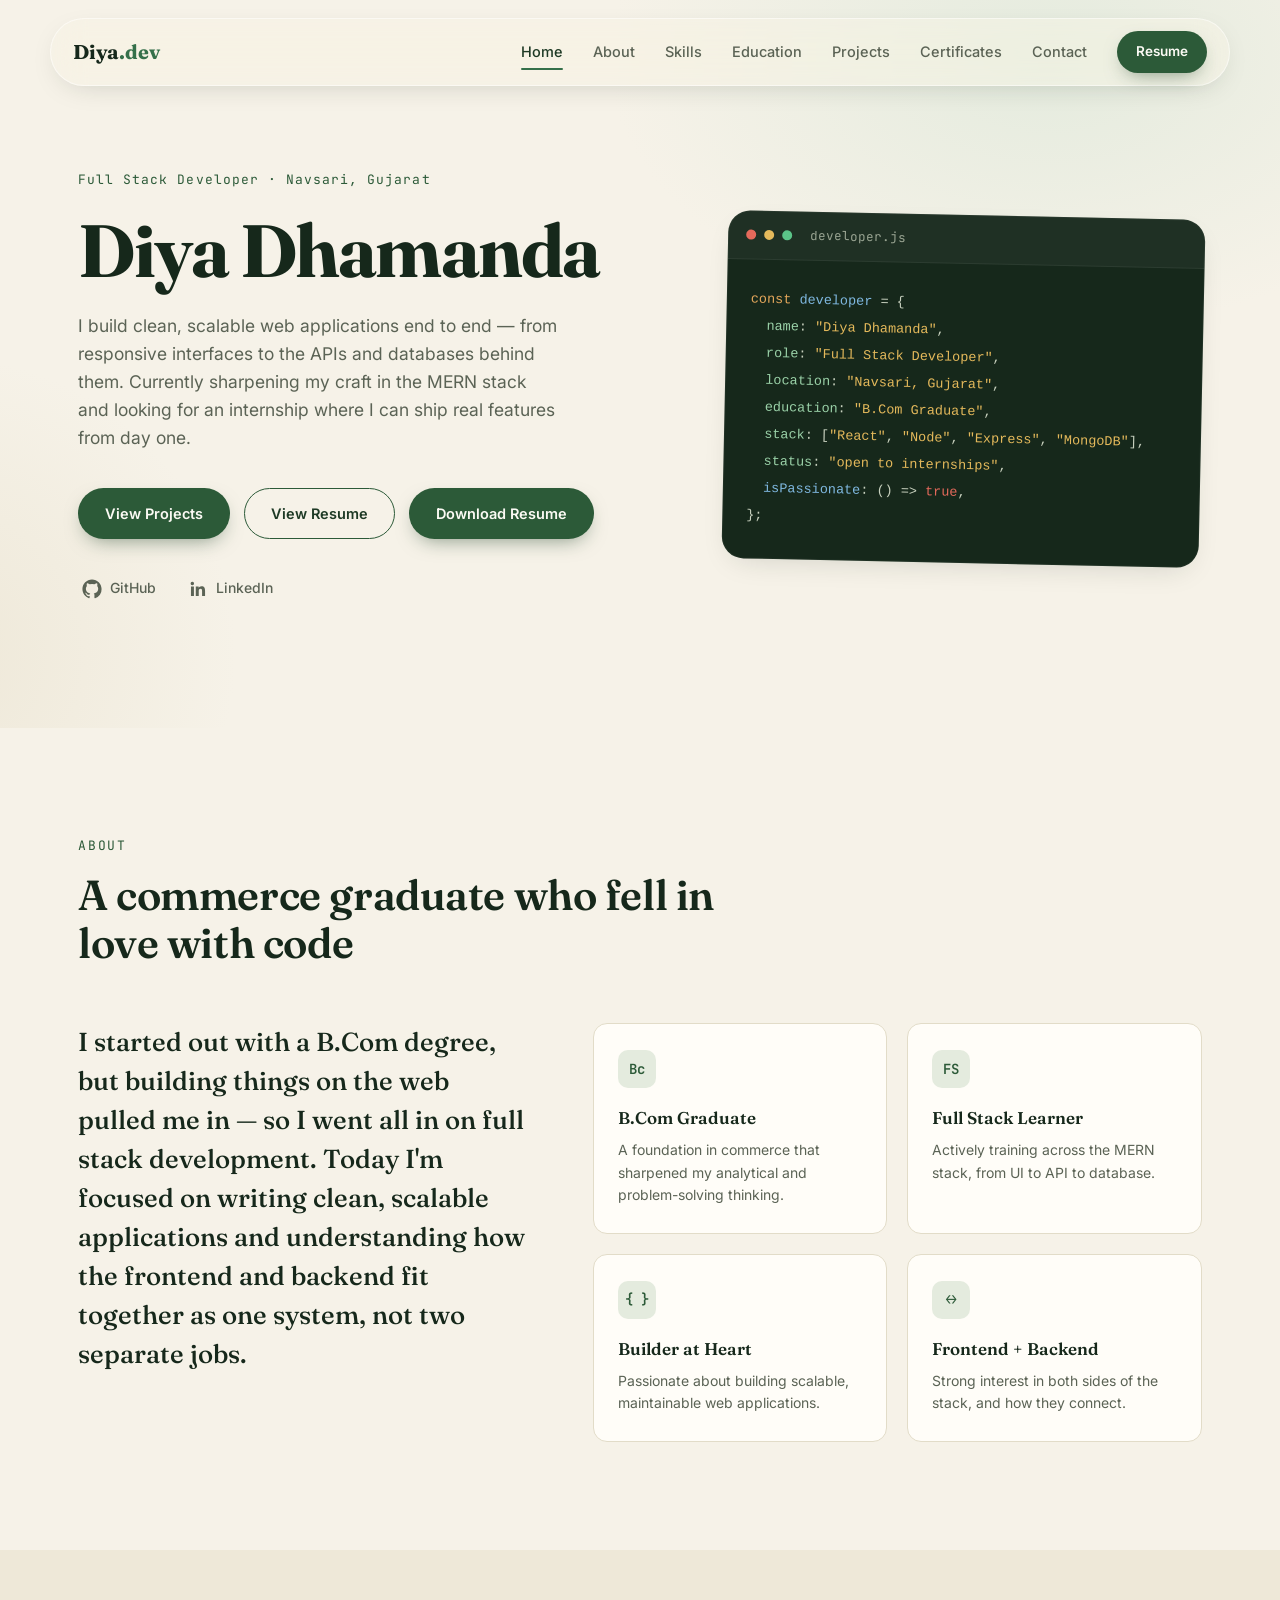
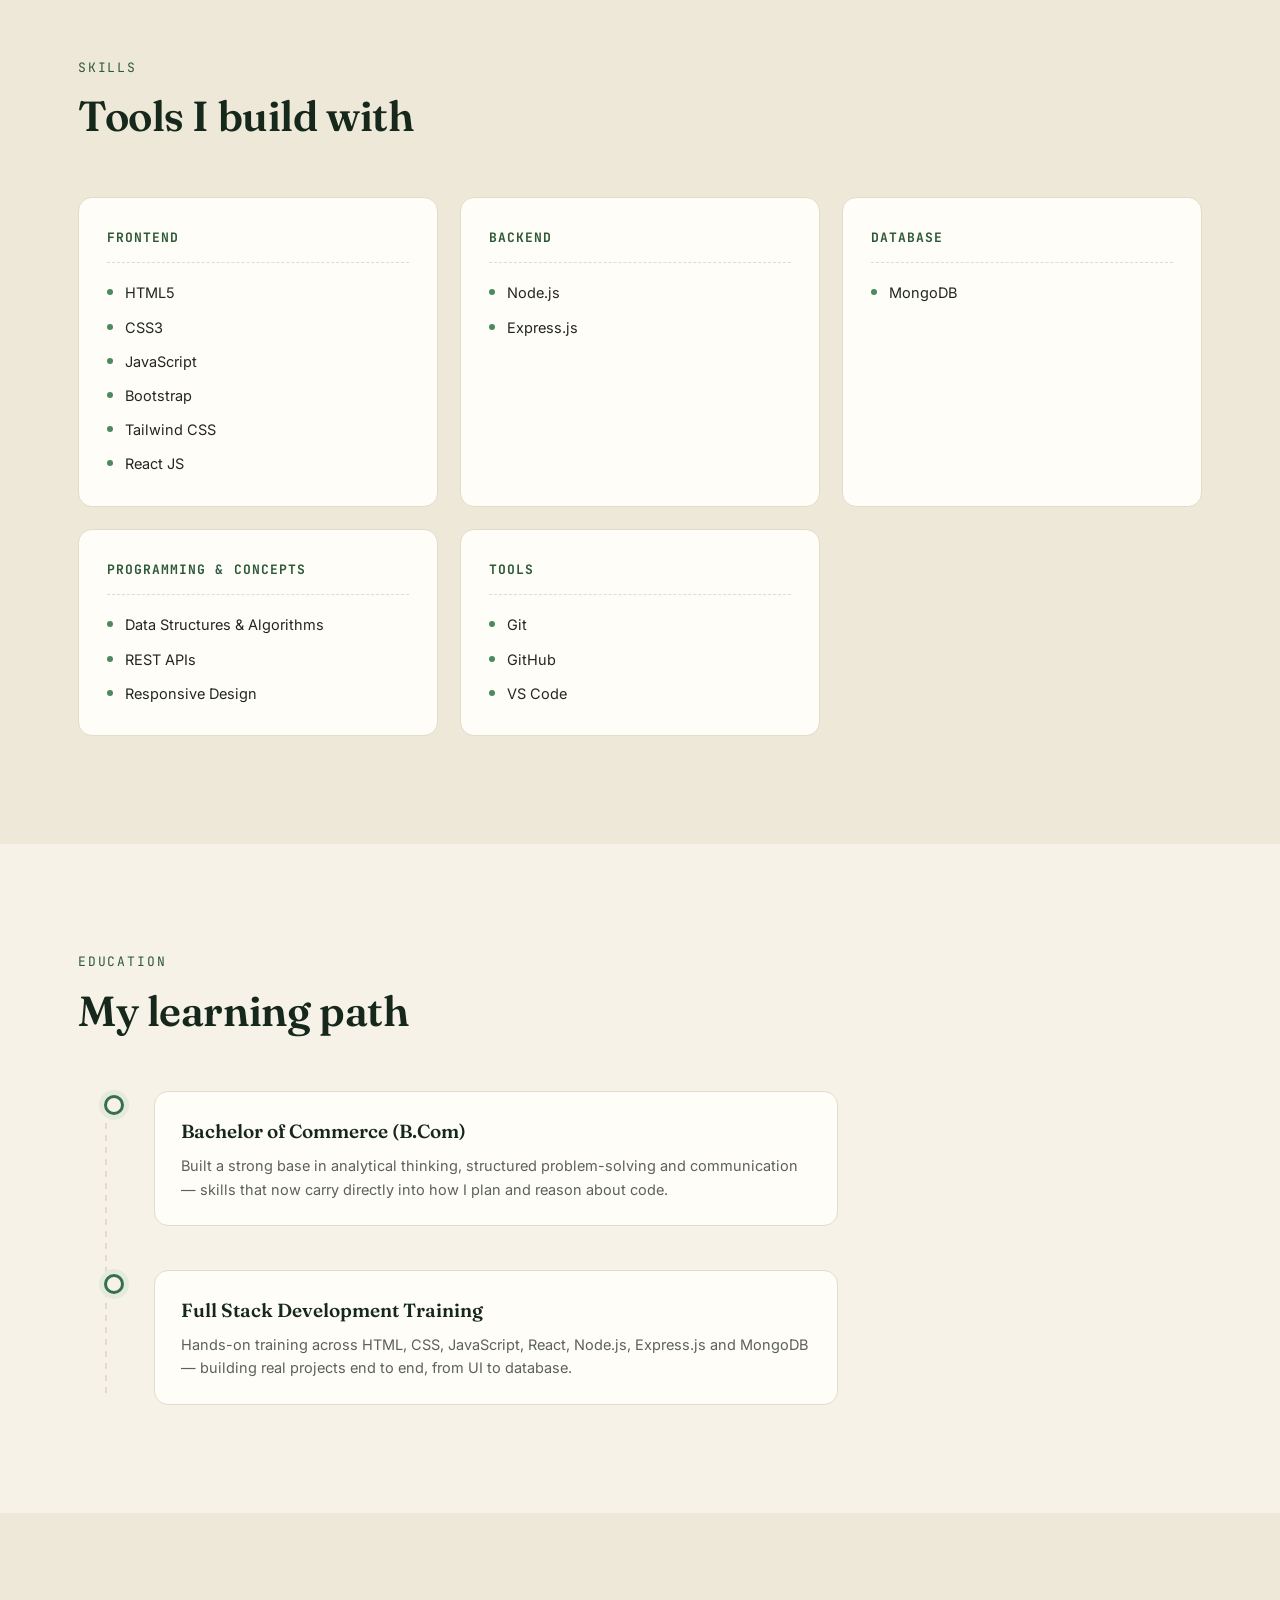
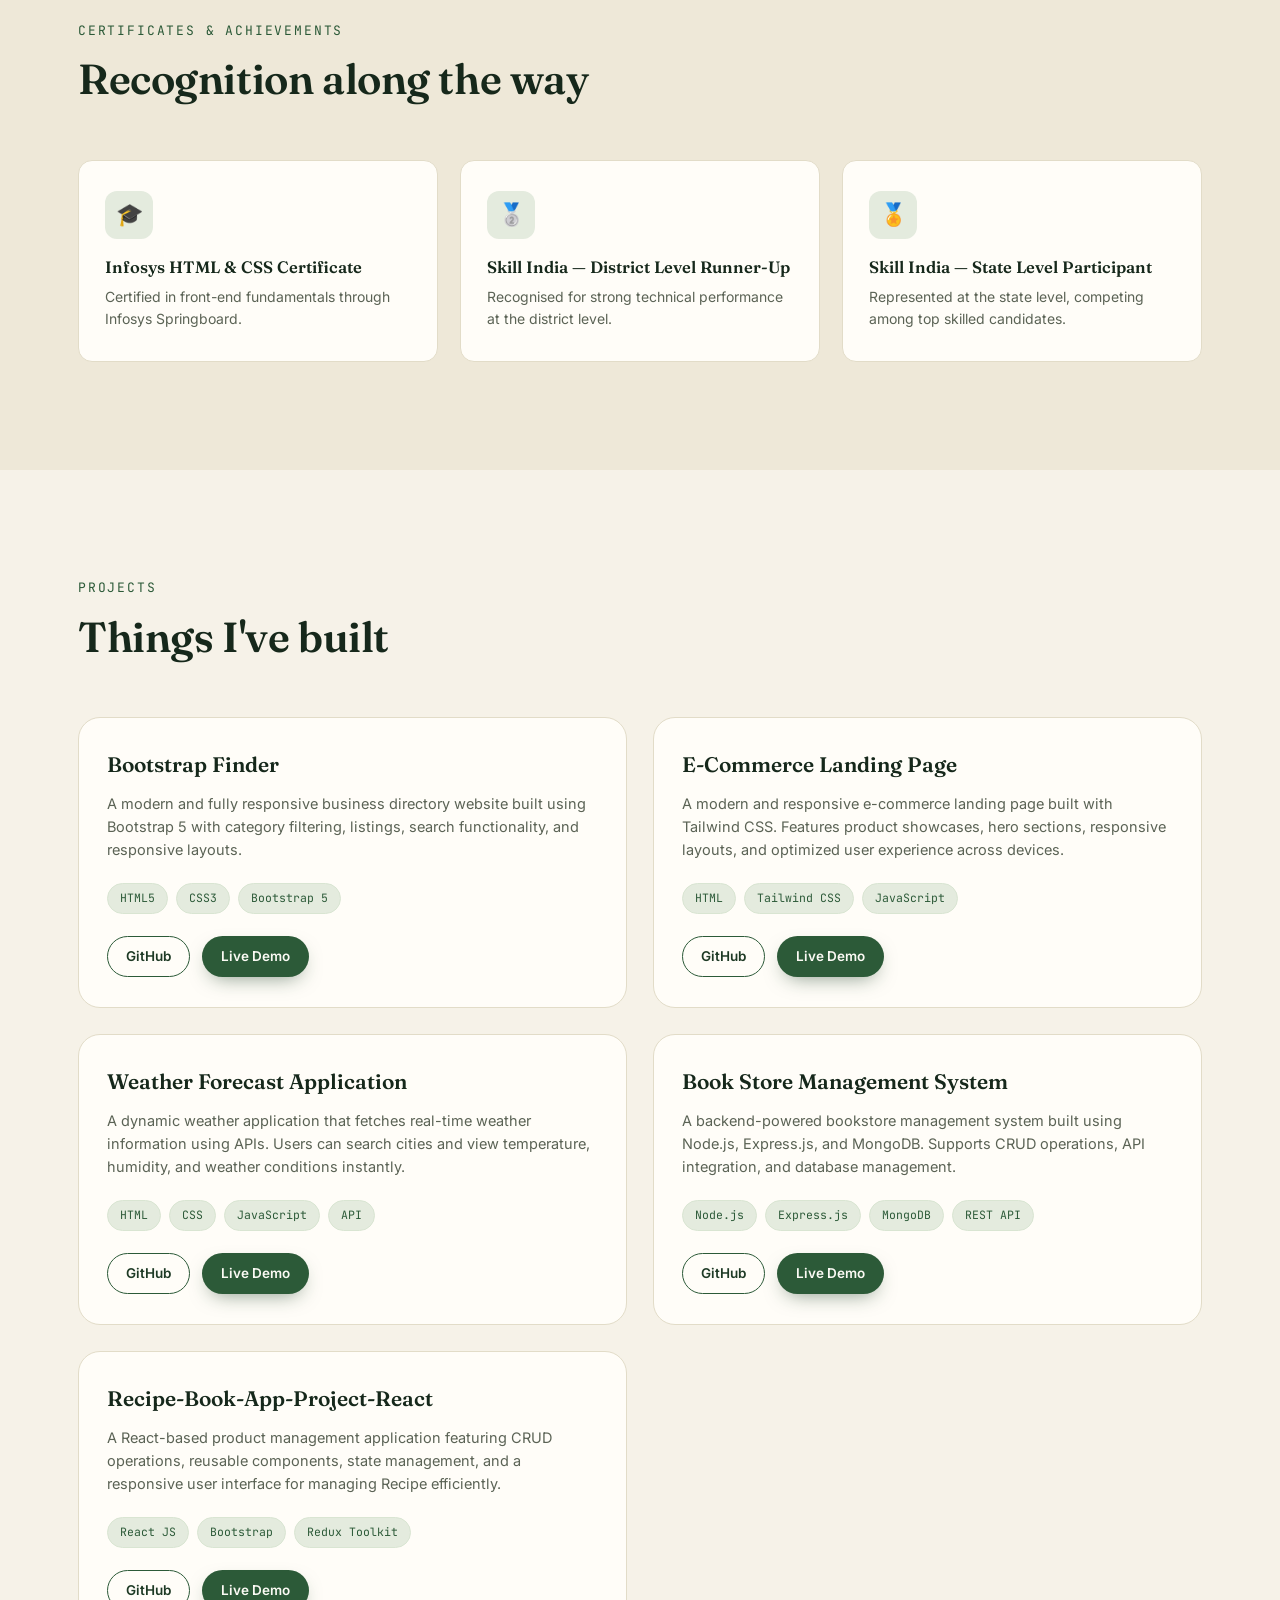
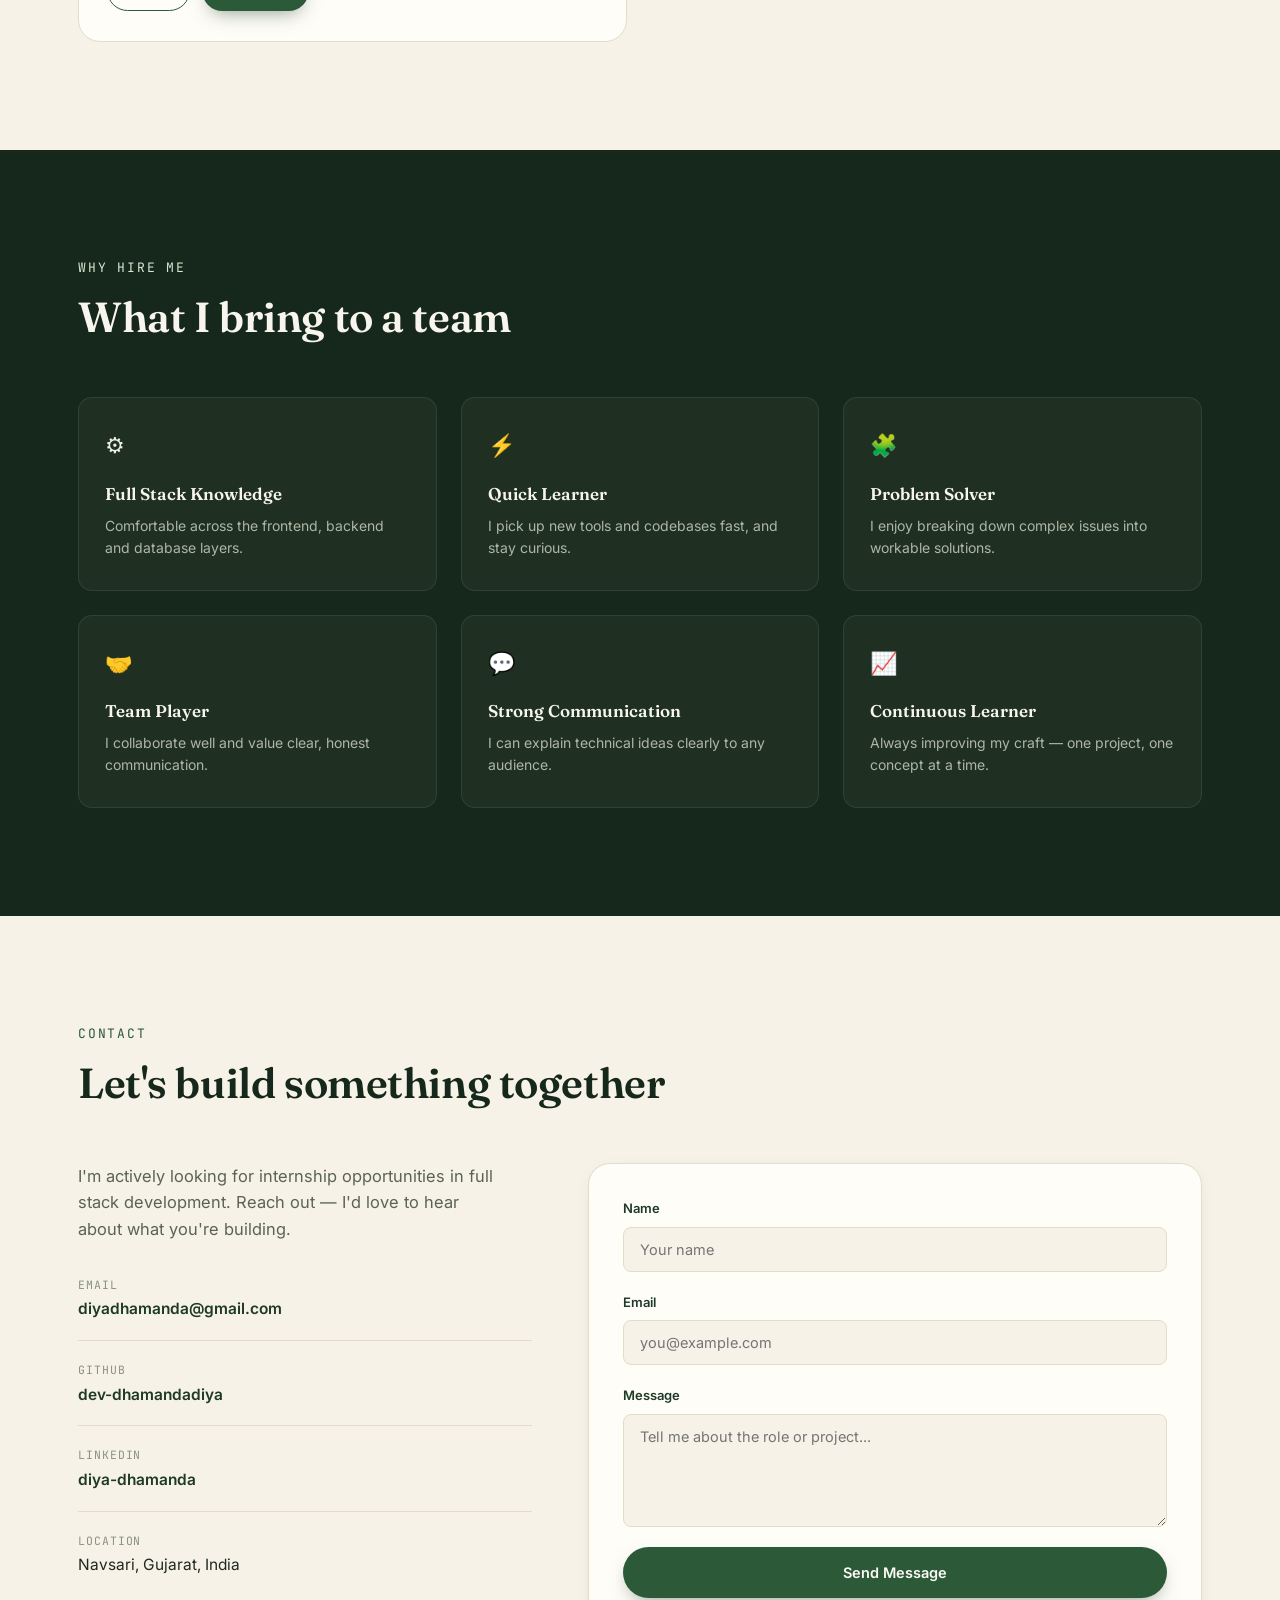
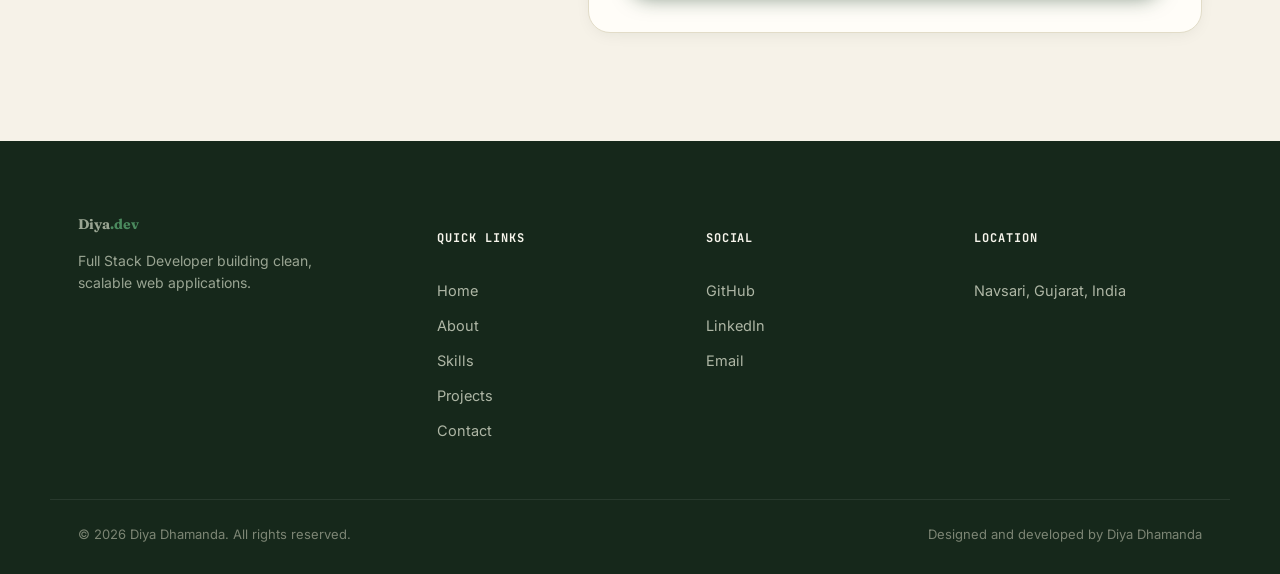
<file: OIBSIP-LEVEL-1/My-Portoflio/index.html>
<!DOCTYPE html>
<html lang="en">

<head>
  <meta charset="UTF-8">
  <meta name="viewport" content="width=device-width, initial-scale=1.0">
  <title>Diya Dhamanda — Full Stack Developer</title>
  <meta name="description"
    content="Portfolio of Diya Dhamanda, Full Stack Developer based in Navsari, Gujarat. React, Node.js, Express, MongoDB.">
  <link rel="preconnect" href="https://fonts.googleapis.com">
  <link rel="preconnect" href="https://fonts.gstatic.com" crossorigin>
  <link
    href="https://fonts.googleapis.com/css2?family=Fraunces:opsz,wght@9..144,400;9..144,500;9..144,600;9..144,700;9..144,900&family=Inter:wght@400;500;600;700&family=JetBrains+Mono:wght@400;500;600&display=swap"
    rel="stylesheet">
  <link rel="stylesheet" href="./css/style.css">
</head>

<body>

  <!-- ================= NAVBAR ================= -->
  <header class="navbar" id="navbar">
    <div class="navbar__inner">
      <a href="#home" class="navbar__brand">Diya<span>.dev</span></a>

      <button class="navbar__toggle" id="navToggle" aria-label="Toggle menu" aria-expanded="false">
        <span></span><span></span><span></span>
      </button>

      <nav class="navbar__nav" id="navMenu">
        <a href="#home" class="nav-link">Home</a>
        <a href="#about" class="nav-link">About</a>
        <a href="#skills" class="nav-link">Skills</a>
        <a href="#education" class="nav-link">Education</a>
        <a href="#projects" class="nav-link">Projects</a>
        <a href="#certificates" class="nav-link">Certificates</a>
        <a href="#contact" class="nav-link">Contact</a>
        <a href="resume.pdf" class="btn btn--sm btn--primary" download>Resume</a>
      </nav>
    </div>
  </header>

  <main>

    <!-- ================= HERO ================= -->
    <section class="hero" id="home">
      <div class="hero__bg" aria-hidden="true"></div>
      <div class="section-inner hero__inner">

        <div class="hero__content" data-reveal>
          <p class="eyebrow">Full&nbsp;Stack&nbsp;Developer&nbsp;·&nbsp;Navsari, Gujarat</p>
          <h1 class="hero__title">Diya Dhamanda</h1>
          <p class="hero__lede">
            I build clean, scalable web applications end to end — from responsive
            interfaces to the APIs and databases behind them. Currently sharpening
            my craft in the MERN stack and looking for an internship where I can
            ship real features from day one.
          </p>

          <div class="hero__actions">
            <a href="#projects" class="btn btn--primary">
              View Projects
            </a>

            <a href="./resume.pdf" target="_blank" class="btn btn--outline">
              View Resume
            </a>

            <a href="./resume.pdf" download class="btn btn--primary">
              Download Resume
            </a>
          </div>

          <div class="hero__social">
            <a href="https://github.com/dev-dhamandadiya" target="_blank" rel="noopener" class="icon-link">
              <svg viewBox="0 0 24 24" width="20" height="20" fill="currentColor">
                <path
                  d="M12 .5C5.65.5.5 5.66.5 12.03c0 5.1 3.29 9.43 7.86 10.96.58.1.79-.25.79-.56 0-.28-.01-1.02-.02-2-3.2.7-3.88-1.55-3.88-1.55-.52-1.33-1.28-1.69-1.28-1.69-1.05-.72.08-.71.08-.71 1.16.08 1.77 1.2 1.77 1.2 1.03 1.77 2.7 1.26 3.36.96.1-.75.4-1.26.73-1.55-2.55-.29-5.24-1.28-5.24-5.71 0-1.26.45-2.29 1.19-3.1-.12-.29-.52-1.46.11-3.05 0 0 .97-.31 3.18 1.18a10.9 10.9 0 0 1 5.79 0c2.2-1.49 3.17-1.18 3.17-1.18.64 1.59.24 2.76.12 3.05.74.81 1.18 1.84 1.18 3.1 0 4.44-2.69 5.42-5.25 5.7.41.36.78 1.08.78 2.17 0 1.56-.01 2.82-.01 3.2 0 .31.21.67.8.56A10.98 10.98 0 0 0 23.5 12.03C23.5 5.66 18.35.5 12 .5Z" />
              </svg>
              <span>GitHub</span>
            </a>
            <a href="https://www.linkedin.com/in/diya-dhamanda-382470367" target="_blank" rel="noopener"
              class="icon-link">
              <svg viewBox="0 0 24 24" width="20" height="20" fill="currentColor">
                <path
                  d="M20.45 20.45h-3.56v-5.57c0-1.33-.03-3.04-1.85-3.04-1.86 0-2.14 1.45-2.14 2.94v5.67H9.34V9h3.42v1.56h.05c.48-.9 1.64-1.85 3.38-1.85 3.61 0 4.28 2.38 4.28 5.47v6.27ZM5.34 7.43a2.07 2.07 0 1 1 0-4.13 2.07 2.07 0 0 1 0 4.13ZM7.12 20.45H3.56V9h3.56v11.45Z" />
              </svg>
              <span>LinkedIn</span>
            </a>
          </div>
        </div>

        <div class="hero__panel" data-reveal>
          <div class="code-card">
            <div class="code-card__bar">
              <span class="dot dot--r"></span><span class="dot dot--y"></span><span class="dot dot--g"></span>
              <span class="code-card__filename">developer.js</span>
            </div>
            <pre class="code-card__body"><code><span class="tok-kw">const</span> <span class="tok-var">developer</span> = {
  <span class="tok-key">name</span>: <span class="tok-str">"Diya Dhamanda"</span>,
  <span class="tok-key">role</span>: <span class="tok-str">"Full Stack Developer"</span>,
  <span class="tok-key">location</span>: <span class="tok-str">"Navsari, Gujarat"</span>,
  <span class="tok-key">education</span>: <span class="tok-str">"B.Com Graduate"</span>,
  <span class="tok-key">stack</span>: [<span class="tok-str">"React"</span>, <span class="tok-str">"Node"</span>, <span class="tok-str">"Express"</span>, <span class="tok-str">"MongoDB"</span>],
  <span class="tok-key">status</span>: <span class="tok-str">"open to internships"</span>,
  <span class="tok-fn">isPassionate</span>: () => <span class="tok-bool">true</span>,
};</code></pre>
          </div>
        </div>

      </div>
    </section>

    <!-- ================= ABOUT ================= -->
    <section class="section" id="about">
      <div class="section-inner">
        <p class="section-eyebrow" data-reveal>About</p>
        <h2 class="section-title" data-reveal>A commerce graduate who fell in love with code</h2>

        <div class="about__grid">
          <p class="about__lead" data-reveal>
            I started out with a B.Com degree, but building things on the web pulled
            me in — so I went all in on full stack development. Today I'm focused on
            writing clean, scalable applications and understanding how the frontend
            and backend fit together as one system, not two separate jobs.
          </p>

          <div class="about__points" data-reveal>
            <div class="point-card">
              <span class="point-card__mark">Bc</span>
              <h3>B.Com Graduate</h3>
              <p>A foundation in commerce that sharpened my analytical and problem-solving thinking.</p>
            </div>
            <div class="point-card">
              <span class="point-card__mark">FS</span>
              <h3>Full Stack Learner</h3>
              <p>Actively training across the MERN stack, from UI to API to database.</p>
            </div>
            <div class="point-card">
              <span class="point-card__mark">{ }</span>
              <h3>Builder at Heart</h3>
              <p>Passionate about building scalable, maintainable web applications.</p>
            </div>
            <div class="point-card">
              <span class="point-card__mark">↔</span>
              <h3>Frontend + Backend</h3>
              <p>Strong interest in both sides of the stack, and how they connect.</p>
            </div>
          </div>
        </div>
      </div>
    </section>

    <!-- ================= SKILLS ================= -->
    <section class="section section--tint" id="skills">
      <div class="section-inner">
        <p class="section-eyebrow" data-reveal>Skills</p>
        <h2 class="section-title" data-reveal>Tools I build with</h2>

        <div class="skills__grid">

          <div class="skill-card" data-reveal>
            <h3 class="skill-card__title">Frontend</h3>
            <ul class="skill-card__list">
              <li>HTML5</li>
              <li>CSS3</li>
              <li>JavaScript</li>
              <li>Bootstrap</li>
              <li>Tailwind CSS</li>
              <li>React JS</li>
            </ul>
          </div>

          <div class="skill-card" data-reveal>
            <h3 class="skill-card__title">Backend</h3>
            <ul class="skill-card__list">
              <li>Node.js</li>
              <li>Express.js</li>
            </ul>
          </div>

          <div class="skill-card" data-reveal>
            <h3 class="skill-card__title">Database</h3>
            <ul class="skill-card__list">
              <li>MongoDB</li>
            </ul>
          </div>

          <div class="skill-card" data-reveal>
            <h3 class="skill-card__title">Programming &amp; Concepts</h3>
            <ul class="skill-card__list">
              <li>Data Structures &amp; Algorithms</li>
              <li>REST APIs</li>
              <li>Responsive Design</li>
            </ul>
          </div>

          <div class="skill-card" data-reveal>
            <h3 class="skill-card__title">Tools</h3>
            <ul class="skill-card__list">
              <li>Git</li>
              <li>GitHub</li>
              <li>VS Code</li>
            </ul>
          </div>

        </div>
      </div>
    </section>

    <!-- ================= EDUCATION ================= -->
    <section class="section" id="education">
      <div class="section-inner">
        <p class="section-eyebrow" data-reveal>Education</p>
        <h2 class="section-title" data-reveal>My learning path</h2>

        <div class="timeline">
          <div class="timeline__item" data-reveal>
            <div class="timeline__dot"></div>
            <div class="timeline__content">
              <h3>Bachelor of Commerce (B.Com)</h3>
              <p>Built a strong base in analytical thinking, structured problem-solving
                and communication — skills that now carry directly into how I plan
                and reason about code.</p>
            </div>
          </div>

          <div class="timeline__item" data-reveal>
            <div class="timeline__dot"></div>
            <div class="timeline__content">
              <h3>Full Stack Development Training</h3>
              <p>Hands-on training across HTML, CSS, JavaScript, React, Node.js,
                Express.js and MongoDB — building real projects end to end,
                from UI to database.</p>
            </div>
          </div>
        </div>
      </div>
    </section>

    <!-- ================= CERTIFICATES ================= -->
    <section class="section section--tint" id="certificates">
      <div class="section-inner">
        <p class="section-eyebrow" data-reveal>Certificates &amp; Achievements</p>
        <h2 class="section-title" data-reveal>Recognition along the way</h2>

        <div class="cert__grid">
          <div class="cert-card" data-reveal>
            <div class="cert-card__icon">🎓</div>
            <h3>Infosys HTML &amp; CSS Certificate</h3>
            <p>Certified in front-end fundamentals through Infosys Springboard.</p>
          </div>
          <div class="cert-card" data-reveal>
            <div class="cert-card__icon">🥈</div>
            <h3>Skill India — District Level Runner-Up</h3>
            <p>Recognised for strong technical performance at the district level.</p>
          </div>
          <div class="cert-card" data-reveal>
            <div class="cert-card__icon">🏅</div>
            <h3>Skill India — State Level Participant</h3>
            <p>Represented at the state level, competing among top skilled candidates.</p>
          </div>
        </div>
      </div>
    </section>

    <!-- ================= PROJECTS ================= -->
    <section class="section" id="projects">
      <div class="section-inner">
        <p class="section-eyebrow" data-reveal>Projects</p>
        <h2 class="section-title" data-reveal>Things I've built</h2>

        <div class="projects__grid">

          <article class="project-card" data-reveal>
            <div class="project-card__top">
              <h3>Bootstrap Finder</h3>

              <p>
                A modern and fully responsive business directory website built using
                Bootstrap 5 with category filtering, listings, search functionality,
                and responsive layouts.
              </p>
            </div>

            <div class="tag-row">
              <span class="tag">HTML5</span>
              <span class="tag">CSS3</span>
              <span class="tag">Bootstrap 5</span>
            </div>

            <div class="project-card__actions">
              <a href="https://github.com/dev-dhamandadiya/Bootstrap-Finder" target="_blank"
                class="btn btn--sm btn--outline">
                GitHub
              </a>

              <a href="https://bootstrap-finder.vercel.app/" target="_blank" class="btn btn--sm btn--primary">
                Live Demo
              </a>
            </div>

          </article>
          <article class="project-card" data-reveal>
            <div class="project-card__top">
              <h3>E-Commerce Landing Page</h3>
              <p>
                A modern and responsive e-commerce landing page built with
                Tailwind CSS. Features product showcases, hero sections,
                responsive layouts, and optimized user experience across devices.
              </p>
            </div>

            <div class="tag-row">
              <span class="tag">HTML</span>
              <span class="tag">Tailwind CSS</span>
              <span class="tag">JavaScript</span>
            </div>

            <div class="project-card__actions">
              <a href="https://github.com/dev-dhamandadiya/PR-Tailwind-project.git" target="_blank"
                class="btn btn--sm btn--outline">
                GitHub
              </a>

              <a href="https://pr-tailwind-project.vercel.app/" target="_blank" class="btn btn--sm btn--primary">
                Live Demo
              </a>
            </div>

          </article>

          <article class="project-card" data-reveal>
            <div class="project-card__top">
              <h3>Weather Forecast Application</h3>
              <p>
                A dynamic weather application that fetches real-time weather
                information using APIs. Users can search cities and view
                temperature, humidity, and weather conditions instantly.
              </p>
            </div>

            <div class="tag-row">
              <span class="tag">HTML</span>
              <span class="tag">CSS</span>
              <span class="tag">JavaScript</span>
              <span class="tag">API</span>
            </div>

            <div class="project-card__actions">
              <a href="https://github.com/dev-dhamandadiya/PR-Weather-Api.js.git" target="_blank"
                class="btn btn--sm btn--outline">
                GitHub
              </a>

              <a href="https://pr-weather-api-js-theta.vercel.app/" target="_blank" class="btn btn--sm btn--primary">
                Live Demo
              </a>
            </div>
          </article>

          <article class="project-card" data-reveal>
            <div class="project-card__top">
              <h3>Book Store Management System</h3>
              <p>
                A backend-powered bookstore management system built using
                Node.js, Express.js, and MongoDB. Supports CRUD operations,
                API integration, and database management.
              </p>
            </div>

            <div class="tag-row">
              <span class="tag">Node.js</span>
              <span class="tag">Express.js</span>
              <span class="tag">MongoDB</span>
              <span class="tag">REST API</span>
            </div>

            <div class="project-card__actions">
              <a href="https://github.com/dev-dhamandadiya/Make-Admin-Panel-On-Reqiured-node.js.git" target="_blank"
                class="btn btn--sm btn--outline">
                GitHub
              </a>

              <a href="https://make-admin-panel-on-reqiured-node-js.onrender.com/" target="_blank" class="btn btn--sm btn--primary">
                Live Demo
              </a>
            </div>
          </article>

          <article class="project-card" data-reveal>
            <div class="project-card__top">
              <h3>Recipe-Book-App-Project-React</h3>
              <p>
                A React-based product management application featuring CRUD
                operations, reusable components, state management, and a
                responsive user interface for managing Recipe efficiently.
              </p>
            </div>

            <div class="tag-row">
              <span class="tag">React JS</span>
              <span class="tag">Bootstrap</span>
              <span class="tag">Redux Toolkit</span>
            </div>

            <div class="project-card__actions">
              <a href="https://github.com/dev-dhamandadiya/-Recipe-Book-App-Project-React.js.git" target="_blank" class="btn btn--sm btn--outline">GitHub</a>
              <a href="https://recipe-book-app-project-react-js.vercel.app/" target="_blank" class="btn btn--sm btn--primary">Live Demo</a>
            </div>
          </article>
        </div>
      </div>
    </section>

    <!-- ================= WHY HIRE ME ================= -->
    <section class="section section--dark" id="why">
      <div class="section-inner">
        <p class="section-eyebrow section-eyebrow--light" data-reveal>Why Hire Me</p>
        <h2 class="section-title section-title--light" data-reveal>What I bring to a team</h2>

        <div class="why__grid">
          <div class="why-card" data-reveal>
            <span class="why-card__icon">⚙</span>
            <h3>Full Stack Knowledge</h3>
            <p>Comfortable across the frontend, backend and database layers.</p>
          </div>
          <div class="why-card" data-reveal>
            <span class="why-card__icon">⚡</span>
            <h3>Quick Learner</h3>
            <p>I pick up new tools and codebases fast, and stay curious.</p>
          </div>
          <div class="why-card" data-reveal>
            <span class="why-card__icon">🧩</span>
            <h3>Problem Solver</h3>
            <p>I enjoy breaking down complex issues into workable solutions.</p>
          </div>
          <div class="why-card" data-reveal>
            <span class="why-card__icon">🤝</span>
            <h3>Team Player</h3>
            <p>I collaborate well and value clear, honest communication.</p>
          </div>
          <div class="why-card" data-reveal>
            <span class="why-card__icon">💬</span>
            <h3>Strong Communication</h3>
            <p>I can explain technical ideas clearly to any audience.</p>
          </div>
          <div class="why-card" data-reveal>
            <span class="why-card__icon">📈</span>
            <h3>Continuous Learner</h3>
            <p>Always improving my craft — one project, one concept at a time.</p>
          </div>
        </div>
      </div>
    </section>

    <!-- ================= CONTACT ================= -->
    <section class="section" id="contact">
      <div class="section-inner">
        <p class="section-eyebrow" data-reveal>Contact</p>
        <h2 class="section-title" data-reveal>Let's build something together</h2>

        <div class="contact__grid">

          <div class="contact__info" data-reveal>
            <p class="contact__blurb">
              I'm actively looking for internship opportunities in full stack
              development. Reach out — I'd love to hear about what you're building.
            </p>

            <ul class="contact__list">
              <li>
                <span class="contact__label">Email</span>
                <a href="mailto:diyadhamanda@gmail.com">diyadhamanda@gmail.com</a>
              </li>
              <li>
                <span class="contact__label">GitHub</span>
                <a href="https://github.com/dev-dhamandadiya" target="_blank" rel="noopener">dev-dhamandadiya</a>
              </li>
              <li>
                <span class="contact__label">LinkedIn</span>
                <a href="https://www.linkedin.com/in/diya-dhamanda-382470367" target="_blank"
                  rel="noopener">diya-dhamanda</a>
              </li>
              <li>
                <span class="contact__label">Location</span>
                <span>Navsari, Gujarat, India</span>
              </li>
            </ul>
          </div>

          <form class="contact-form" data-reveal>
            <div class="contact-form__row">
              <label for="name">Name</label>
              <input type="text" id="name" name="name" placeholder="Your name" required>
            </div>
            <div class="contact-form__row">
              <label for="email">Email</label>
              <input type="email" id="email" name="email" placeholder="you@example.com" required>
            </div>
            <div class="contact-form__row">
              <label for="message">Message</label>
              <textarea id="message" name="message" rows="5" placeholder="Tell me about the role or project..."
                required></textarea>
            </div>
            <button type="submit" class="btn btn--primary btn--full">Send Message</button>
          </form>

        </div>
      </div>
    </section>

  </main>

  <!-- ================= FOOTER ================= -->
  <footer class="footer">
    <div class="section-inner footer__inner">

      <div class="footer__brand">
        <p class="footer__logo">Diya<span>.dev</span></p>
        <p>Full Stack Developer building clean, scalable web applications.</p>
      </div>

      <div class="footer__col">
        <h4>Quick Links</h4>
        <a href="#home">Home</a>
        <a href="#about">About</a>
        <a href="#skills">Skills</a>
        <a href="#projects">Projects</a>
        <a href="#contact">Contact</a>
      </div>

      <div class="footer__col">
        <h4>Social</h4>
        <a href="https://github.com/dev-dhamandadiya" target="_blank" rel="noopener">GitHub</a>
        <a href="https://www.linkedin.com/in/diya-dhamanda-382470367" target="_blank" rel="noopener">LinkedIn</a>
        <a href="mailto:diyadhamanda@gmail.com">Email</a>
      </div>

      <div class="footer__col">
        <h4>Location</h4>
        <p>Navsari, Gujarat, India</p>
      </div>

    </div>

    <div class="footer__bottom">
      <p>© <span id="year"></span> Diya Dhamanda. All rights reserved.</p>
      <p>Designed and developed by Diya Dhamanda</p>
    </div>
  </footer>

  <a href="#home" class="back-to-top" id="backToTop" aria-label="Back to top">↑</a>

  <script>
    // Mobile nav toggle
    const navToggle = document.getElementById('navToggle');
    const navMenu = document.getElementById('navMenu');
    navToggle.addEventListener('click', () => {
      const isOpen = navMenu.classList.toggle('is-open');
      navToggle.classList.toggle('is-open');
      navToggle.setAttribute('aria-expanded', isOpen);
    });
    document.querySelectorAll('.nav-link, .navbar__nav .btn').forEach(link => {
      link.addEventListener('click', () => {
        navMenu.classList.remove('is-open');
        navToggle.classList.remove('is-open');
      });
    });

    // Navbar scrolled state
    const navbar = document.getElementById('navbar');
    window.addEventListener('scroll', () => {
      navbar.classList.toggle('is-scrolled', window.scrollY > 20);
      document.getElementById('backToTop').classList.toggle('is-visible', window.scrollY > 500);
    });

    // Scroll reveal
    const revealEls = document.querySelectorAll('[data-reveal]');
    const io = new IntersectionObserver((entries) => {
      entries.forEach(entry => {
        if (entry.isIntersecting) {
          entry.target.classList.add('is-visible');
          io.unobserve(entry.target);
        }
      });
    }, { threshold: 0.15 });
    revealEls.forEach(el => io.observe(el));

    // Active nav link on scroll
    const sections = document.querySelectorAll('main section[id]');
    const navLinks = document.querySelectorAll('.nav-link');
    const navObserver = new IntersectionObserver((entries) => {
      entries.forEach(entry => {
        if (entry.isIntersecting) {
          navLinks.forEach(l => l.classList.remove('is-active'));
          const active = document.querySelector(`.nav-link[href="#${entry.target.id}"]`);
          if (active) active.classList.add('is-active');
        }
      });
    }, { rootMargin: '-45% 0px -45% 0px' });
    sections.forEach(s => navObserver.observe(s));

    // Footer year
    document.getElementById('year').textContent = new Date().getFullYear();

    // Contact form (no backend — just a friendly confirmation)
    document.querySelector('.contact-form').addEventListener('submit', function (e) {
      e.preventDefault();
      const btn = this.querySelector('button');
      const original = btn.textContent;
      btn.textContent = 'Message Sent ✓';
      btn.disabled = true;
      setTimeout(() => { btn.textContent = original; btn.disabled = false; this.reset(); }, 2500);
    });
  </script>

</body>

</html>
</file>
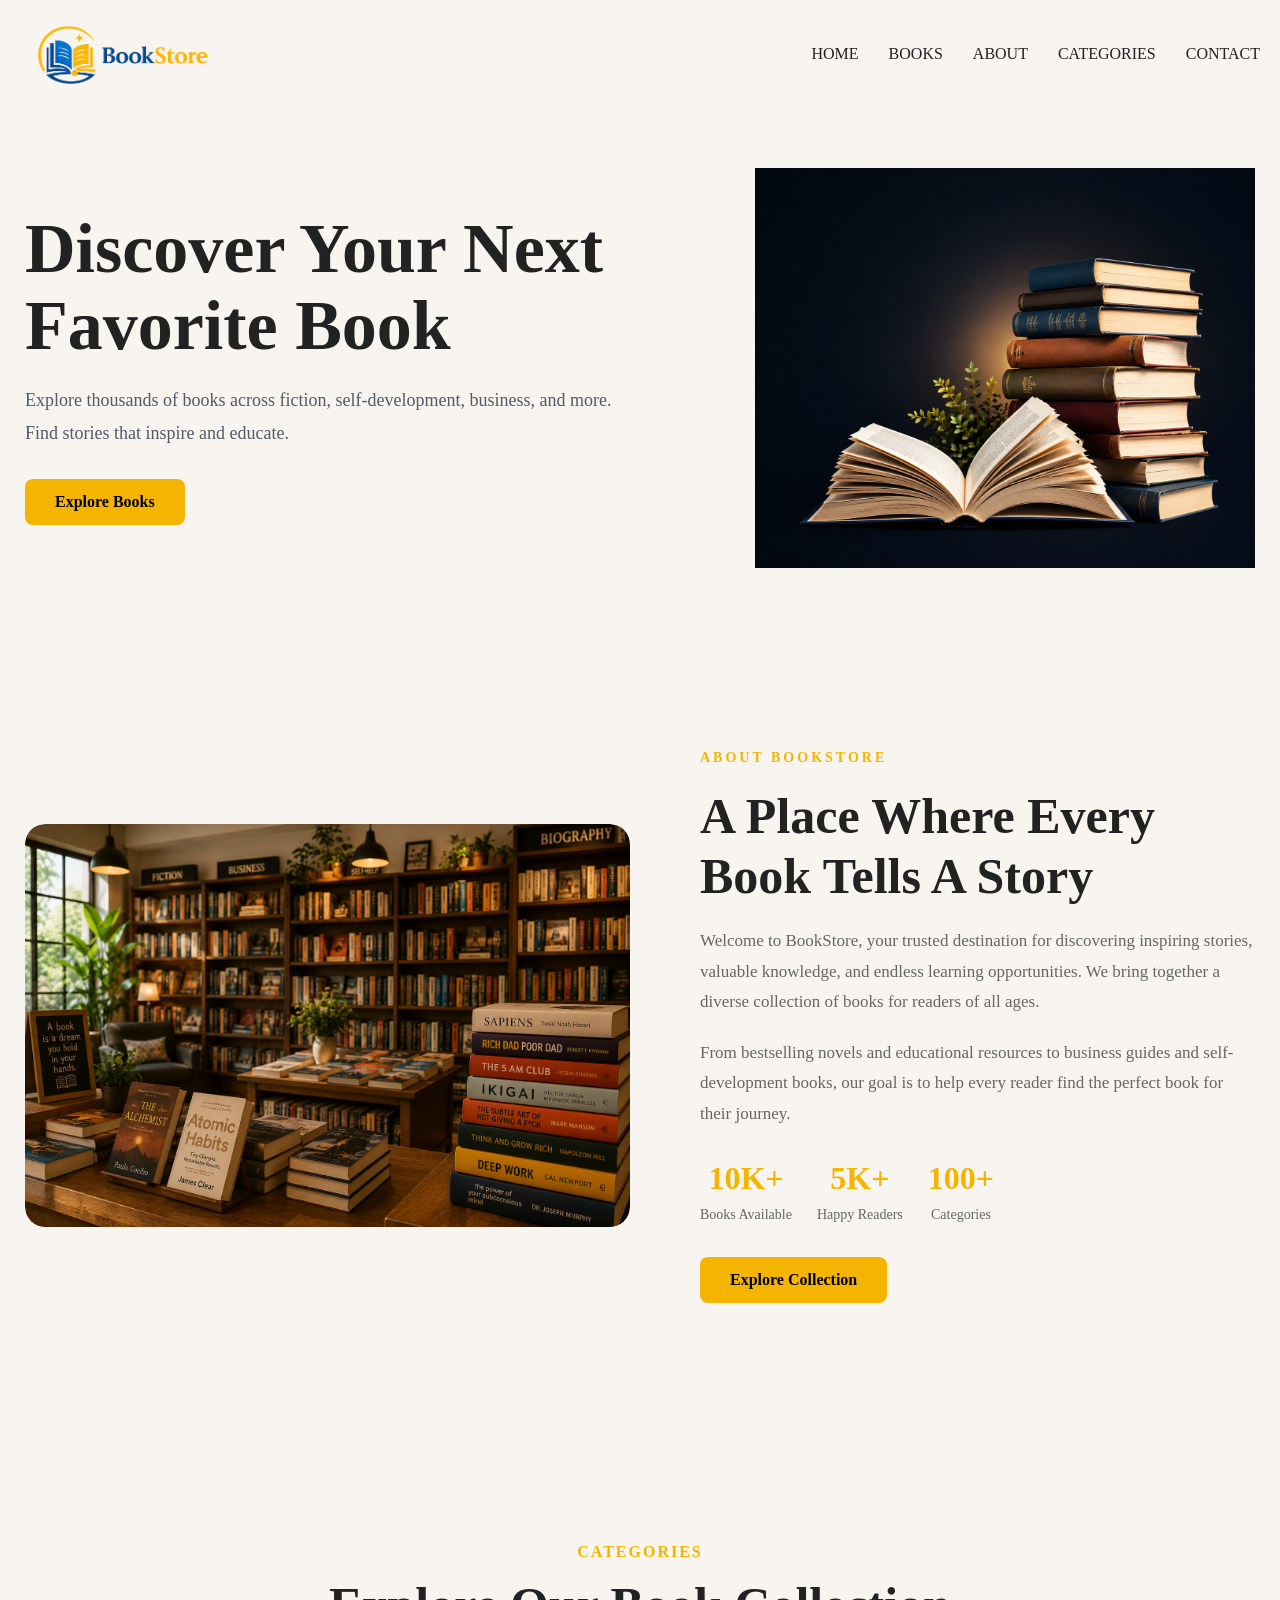
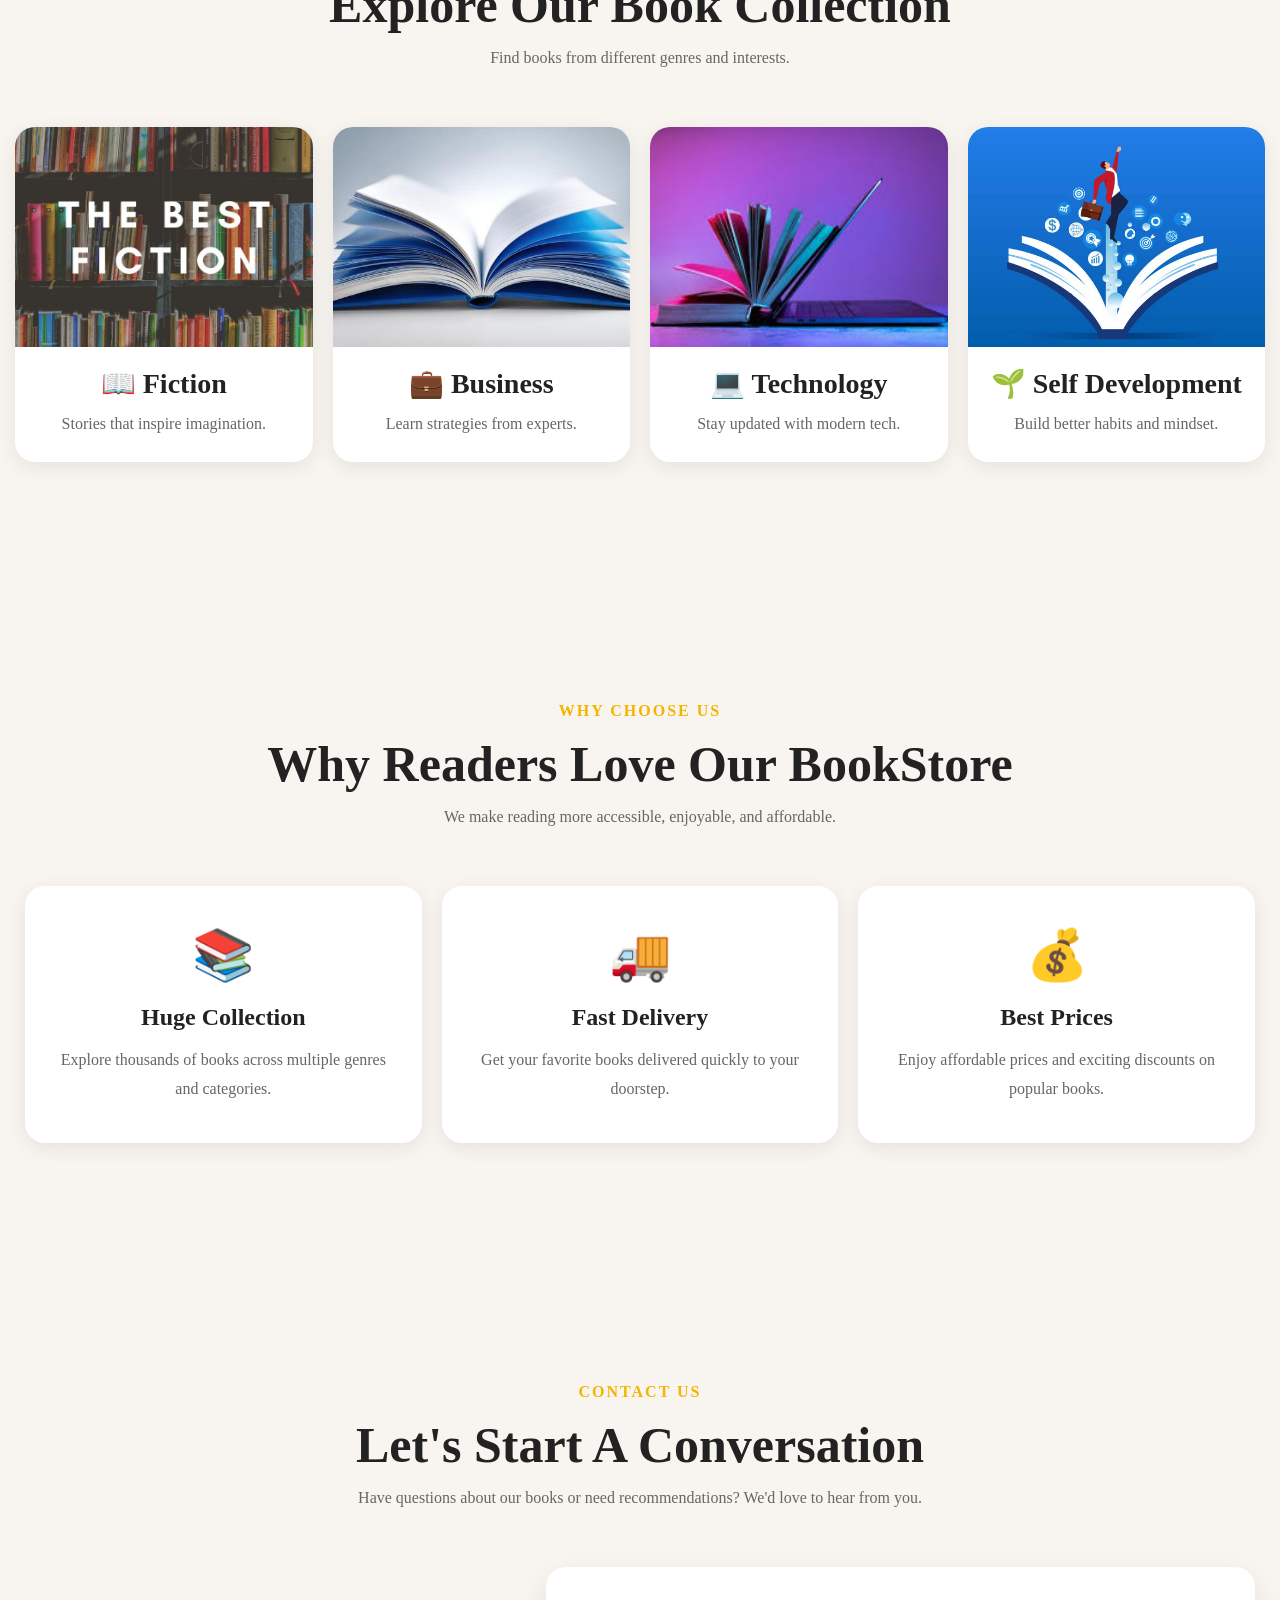
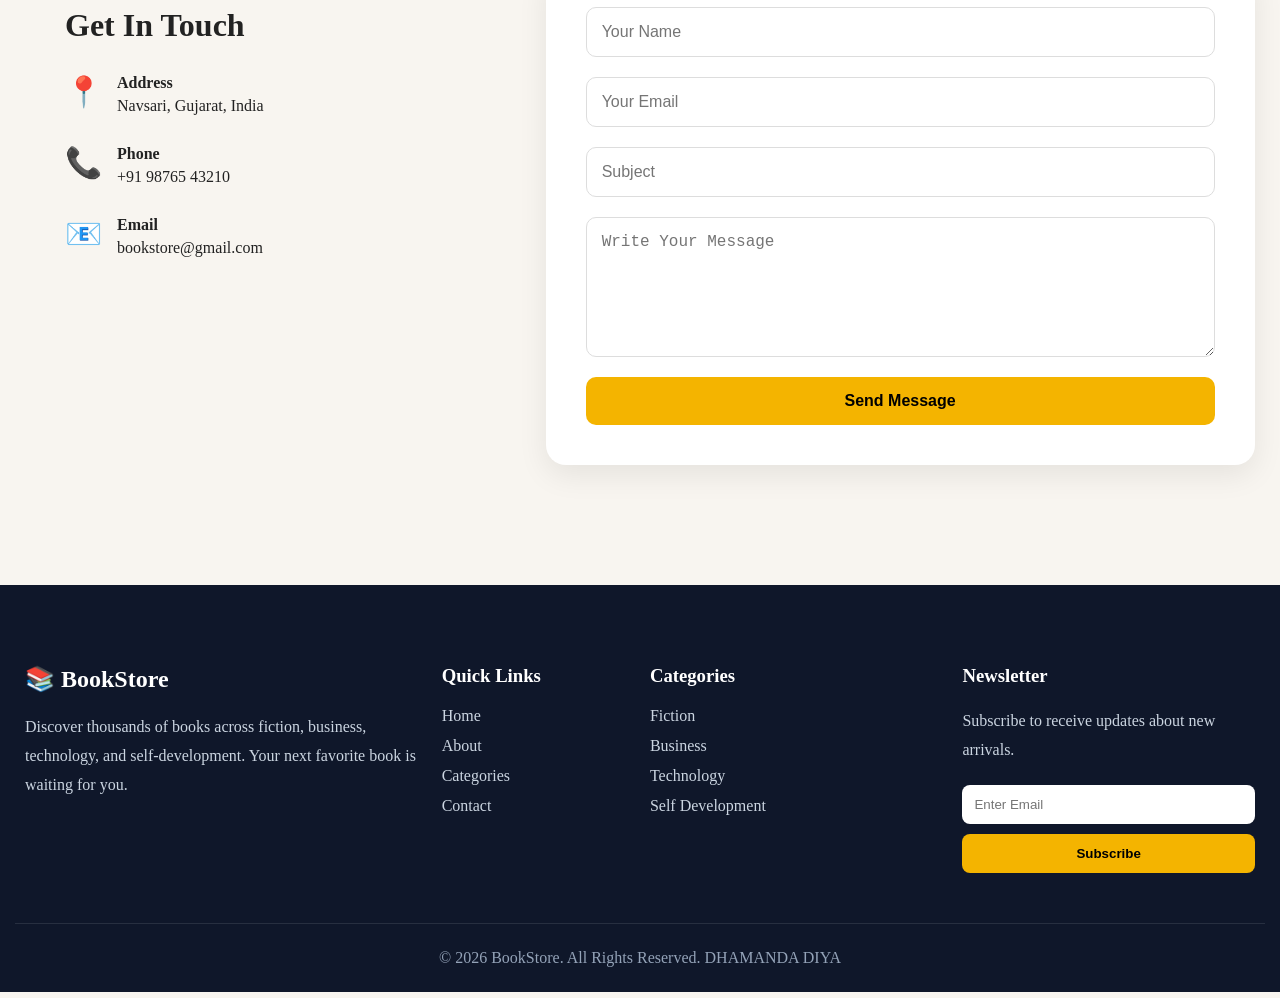
<file: OIBSIP-LEVEL-1/OIBSIP-Diya-BookStore-Landing-Page/index.html>
<!DOCTYPE html>
<html lang="en">

<head>
    <meta charset="UTF-8">
    <meta name="viewport" content="width=device-width, initial-scale=1.0">
    <title>BookStore</title>
    <link rel="stylesheet" href="./css/style.css">
</head>

<body>
    <!--HEADER SECTION START-->
    <header>
        <div class="container">
            <div class="navbar d-flex justify-content-between align-item-center position-relative">
                <a class="logo" href="javascript:void(0)">
                    <img src="./images/logo.png" alt="BookStore Logo">
                </a>
                <nav class="d-flex justify-content-between align-item-center">
                    <ul class="d-flex">
                        <li class=""><a href="javascript:void(0)">HOME</a></li>
                        <li class=""><a href="javascript:void(0)">BOOKS</a></li>
                        <li class=""><a href="javascript:void(0)">ABOUT</a></li>
                        <li class=""><a href="javascript:void(0)">CATEGORIES</a></li>
                        <li class=""><a href="javascript:void(0)">CONTACT</a></li>
                    </ul>
                </nav>
            </div>
        </div>
    </header>
    <!--HEADER SECTION END-->

    <main>
        <!-- HERO SECTION START -->
        <section class="hero">
            <div class="container">
                <div class="row align-item-center">
                    <div class="col-6">
                        <div class="hero-content">
                            <h1>Discover Your Next Favorite Book</h1>
                            <p>
                                Explore thousands of books across fiction, self-development,
                                business, and more. Find stories that inspire and educate.
                            </p>
                            <a href="" class="btn">Explore Books</a>
                        </div>
                    </div>

                    <div class="col-6">
                        <div class="hero-image">
                            <img src="./images/hero.png" alt="Books">
                        </div>
                    </div>
                </div>
            </div>
        </section>
        <!-- HERO SECTION END -->

        <!--ABOUT SECTION START-->
        <section class="about">
            <div class="container">
                <div class="row align-item-center">
                    <div class="col-6">
                        <div class="about-image">
                            <img src="./images/about.png" alt="BookStore">
                        </div>
                    </div>

                    <div class="col-6">
                        <div class="about-content">
                            <span>ABOUT BOOKSTORE</span>
                            <h2>A Place Where Every Book Tells A Story</h2>
                            <p>
                                Welcome to BookStore, your trusted destination for
                                discovering inspiring stories, valuable knowledge,
                                and endless learning opportunities. We bring together
                                a diverse collection of books for readers of all ages.
                            </p>
                            <p>
                                From bestselling novels and educational resources to
                                business guides and self-development books, our goal
                                is to help every reader find the perfect book for
                                their journey.
                            </p>

                            <div class="about-info d-flex">
                                <div class="info-box">
                                    <h3>10K+</h3>
                                    <p>Books Available</p>
                                </div>

                                <div class="info-box">
                                    <h3>5K+</h3>
                                    <p>Happy Readers</p>
                                </div>

                                <div class="info-box">
                                    <h3>100+</h3>
                                    <p>Categories</p>
                                </div>
                            </div>
                            <a href="#" class="about-btn">
                                Explore Collection
                            </a>
                        </div>
                    </div>
                </div>
            </div>
        </section>
        <!--ABOUT SECTION END-->

        <!-- CATEGORIES SECTION START -->
        <section class="categories">
            <div class="container">
                <div class="section-title">
                    <span>CATEGORIES</span>
                    <h2>Explore Our Book Collection</h2>
                    <p>Find books from different genres and interests.</p>
                </div>

                <div class="row">
                    <div class="col-3">
                        <div class="category-card">
                            <img src="./images/fiction-books-category.jpg" alt="Fiction">
                            <h3>📖 Fiction</h3>
                            <p>Stories that inspire imagination.</p>
                        </div>
                    </div>

                    <div class="col-3">
                        <div class="category-card">
                            <img src="./images/business-book-catergory.jpeg" alt="Business">
                            <h3>💼 Business</h3>
                            <p>Learn strategies from experts.</p>
                        </div>
                    </div>

                    <div class="col-3">
                        <div class="category-card">
                            <img src="./images/technology.jpg" alt="Technology">
                            <h3>💻 Technology</h3>
                            <p>Stay updated with modern tech.</p>
                        </div>
                    </div>

                    <div class="col-3">
                        <div class="category-card">
                            <img src="./images/self-development.jpg" alt="Self Development">
                            <h3>🌱 Self Development</h3>
                            <p>Build better habits and mindset.</p>
                        </div>
                    </div>
                </div>
            </div>
        </section>

        <!-- CATEGORIES SECTION END -->

        <!--WHY CHOOSE US SECTION START -->
        <section class="why-us">
            <div class="container">
                <div class="section-title">
                    <span>WHY CHOOSE US</span>
                    <h2>Why Readers Love Our BookStore</h2>
                    <p>
                        We make reading more accessible, enjoyable, and affordable.
                    </p>
                </div>

                <div class="row">
                    <div class="col-4">
                        <div class="feature-card">
                            <div class="feature-icon">📚</div>
                            <h3>Huge Collection</h3>
                            <p>
                                Explore thousands of books across multiple genres and categories.
                            </p>
                        </div>
                    </div>

                    <div class="col-4">
                        <div class="feature-card">
                            <div class="feature-icon">🚚</div>
                            <h3>Fast Delivery</h3>
                            <p>
                                Get your favorite books delivered quickly to your doorstep.
                            </p>
                        </div>
                    </div>

                    <div class="col-4">
                        <div class="feature-card">
                            <div class="feature-icon">💰</div>
                            <h3>Best Prices</h3>
                            <p>
                                Enjoy affordable prices and exciting discounts on popular books.
                            </p>
                        </div>
                    </div>
                </div>
            </div>
        </section>
        <!--WHY CHOOSE US SECTION END -->

        <!-- CONTACT SECTION START -->
        <section class="contact">
            <div class="container">
                <div class="section-title">
                    <span>CONTACT US</span>
                    <h2>Let's Start A Conversation</h2>
                    <p>
                        Have questions about our books or need recommendations?
                        We'd love to hear from you.
                    </p>
                </div>

                <div class="contact-wrapper row">
                    <div class="col-5">
                        <div class="contact-info">
                            <h3>Get In Touch</h3>
                            <div class="contact-box">
                                <span>📍</span>
                                <div>
                                    <h4>Address</h4>
                                    <p>Navsari, Gujarat, India</p>
                                </div>
                            </div>
                            <div class="contact-box">
                                <span>📞</span>
                                <div>
                                    <h4>Phone</h4>
                                    <p>+91 98765 43210</p>
                                </div>
                            </div>
                            <div class="contact-box">
                                <span>📧</span>
                                <div>
                                    <h4>Email</h4>
                                    <p>bookstore@gmail.com</p>
                                </div>
                            </div>
                        </div>
                    </div>

                    <div class="col-7">
                        <div class="contact-form">
                            <form>
                                <input type="text" placeholder="Your Name">
                                <input type="email" placeholder="Your Email">
                                <input type="text" placeholder="Subject">
                                <textarea rows="6" placeholder="Write Your Message"></textarea>
                                <button type="submit">
                                    Send Message
                                </button>
                            </form>
                        </div>
                    </div>
                </div>
            </div>
        </section>
        <!-- CONTACT SECTION END -->
    </main>


    <!--FOOTER SECTION START-->
    <footer class="footer">
        <div class="container">
            <div class="row">
                <div class="col-4">
                    <div class="footer-item">
                        <h2>📚 BookStore</h2>
                        <p>
                            Discover thousands of books across fiction,
                            business, technology, and self-development.
                            Your next favorite book is waiting for you.
                        </p>
                    </div>
                </div>

                <div class="col-2">
                    <div class="footer-item">
                        <h3>Quick Links</h3>
                        <ul>
                            <li><a href="#">Home</a></li>
                            <li><a href="#">About</a></li>
                            <li><a href="#">Categories</a></li>
                            <li><a href="#">Contact</a></li>
                        </ul>
                    </div>
                </div>

                <div class="col-3">
                    <div class="footer-item">
                        <h3>Categories</h3>
                        <ul>
                            <li><a href="#">Fiction</a></li>
                            <li><a href="#">Business</a></li>
                            <li><a href="#">Technology</a></li>
                            <li><a href="#">Self Development</a></li>
                        </ul>
                    </div>
                </div>

                <div class="col-3">
                    <div class="footer-item">
                        <h3>Newsletter</h3>
                        <p>
                            Subscribe to receive updates about new arrivals.
                        </p>
                        <form>
                            <input type="email" placeholder="Enter Email">
                            <button type="submit">Subscribe</button>
                        </form>
                    </div>
                </div>
            </div>

            <div class="footer-bottom">
                <p>
                    © 2026 BookStore. All Rights Reserved.
                    <span>DHAMANDA DIYA</span>
                </p>
            </div>
        </div>
    </footer>
    <!--FOOTER SECTION END-->


</body>

</html>
</file>
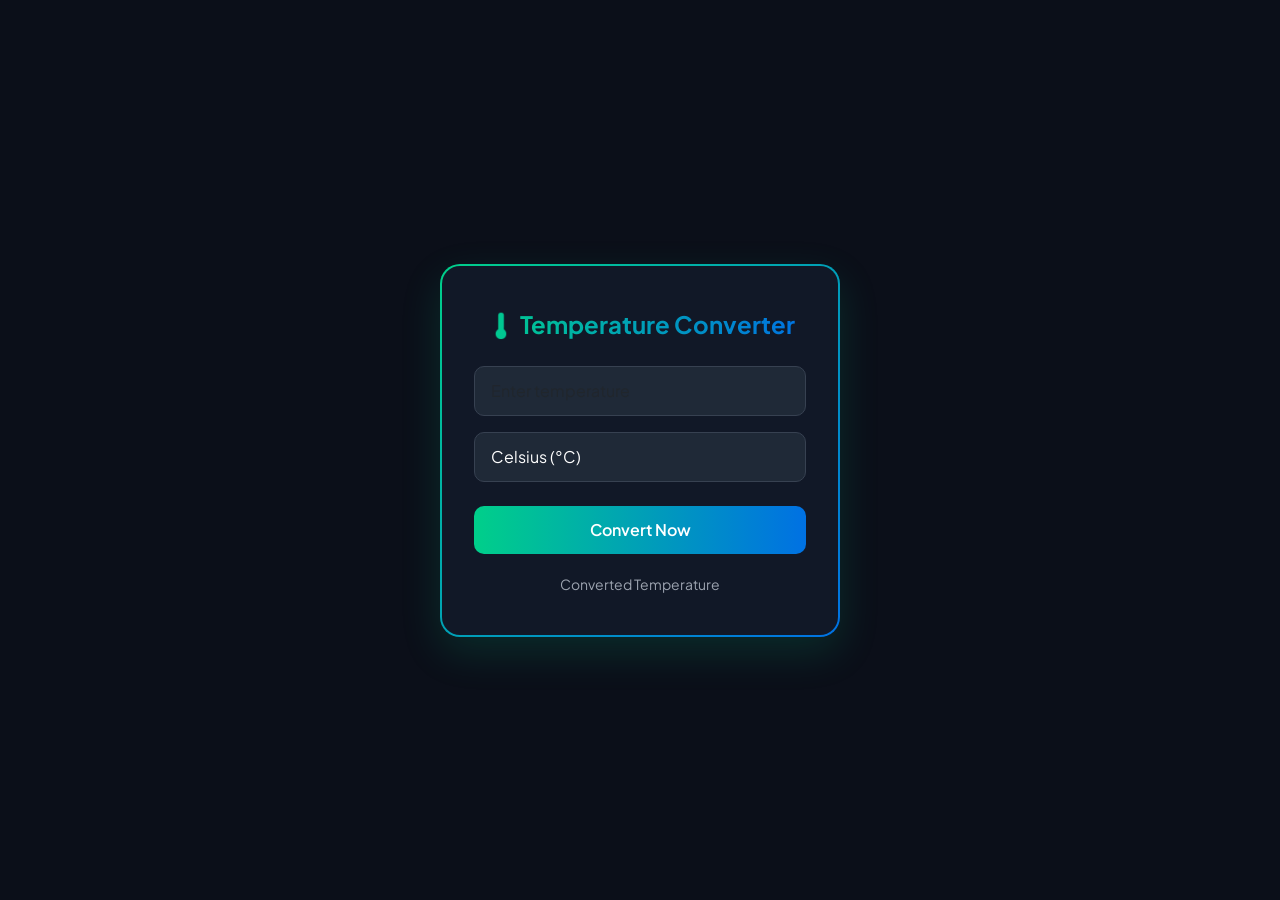
<file: OIBSIP-LEVEL-1/OIBSIP-Temperature-Converter/index.html>
<!DOCTYPE html>
<html lang="en">

<head>
    <meta charset="UTF-8">
    <meta name="viewport" content="width=device-width, initial-scale=1.0">
    <title>Temperature Converter</title>

    <link href="https://cdn.jsdelivr.net/npm/bootstrap@5.3.2/dist/css/bootstrap.min.css" rel="stylesheet">

    <link
        href="https://fonts.googleapis.com/css2?family=Plus+Jakarta+Sans:wght@400;500;600;700&display=swap"
        rel="stylesheet">

    <link rel="stylesheet" href="./css/style.css">
</head>

<body>

    <div class="gradient-wrapper">

        <div class="converter-card">

            <div class="title">
                🌡️ Temperature Converter
            </div>

            <div class="mb-3">
                <input
                    type="number"
                    id="degInput"
                    class="form-control"
                    placeholder="Enter temperature">

                <div
                    id="err"
                    class="text-danger small mt-1 d-none">
                    Please enter a valid number!
                </div>
            </div>

            <div class="mb-4">

                <select
                    id="unitSel"
                    class="form-select">

                    <option value="C">
                        Celsius (°C)
                    </option>

                    <option value="F">
                        Fahrenheit (°F)
                    </option>

                    <option value="K">
                        Kelvin (K)
                    </option>

                </select>

            </div>

            <button
                id="calcBtn"
                class="btn-gradient">

                Convert Now

            </button>

            <div class="result-label">
                Converted Temperature
            </div>

            <div
                id="resBox"
                class="result-display d-none">
            </div>

        </div>

    </div>

    <script src="./js/script.js"></script>

</body>

</html>
</file>
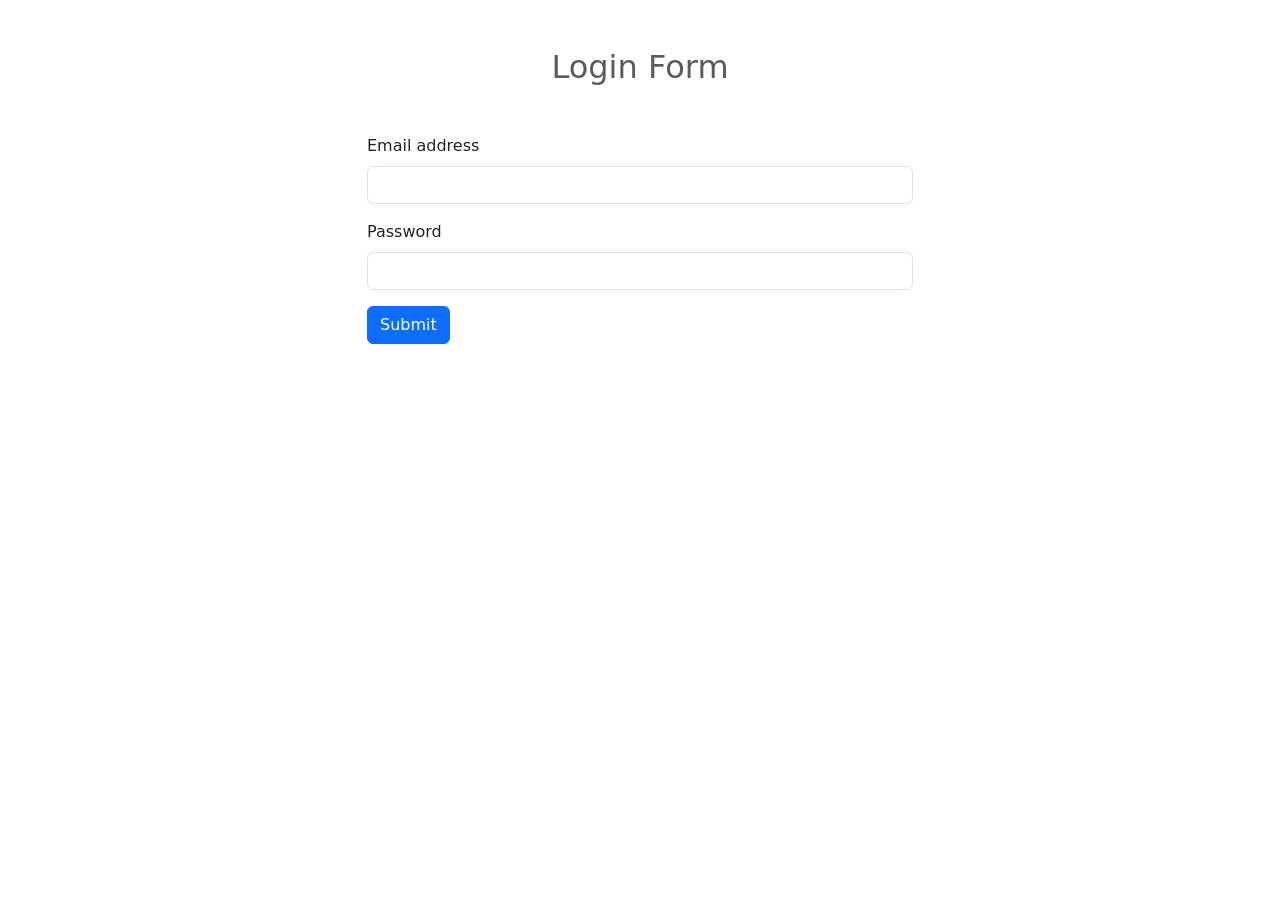
<file: OIBSIP-LEVEL-2/OIBSIP-Authentiation-pages/index.html>
<!doctype html>
<html lang="en">

<head>
    <title>Title</title>
    <!-- Required meta tags -->
    <meta charset="utf-8" />
    <meta name="viewport" content="width=device-width, initial-scale=1, shrink-to-fit=no" />

    <!-- Bootstrap CSS v5.2.1 -->
    <link href="https://cdn.jsdelivr.net/npm/bootstrap@5.3.2/dist/css/bootstrap.min.css" rel="stylesheet"
        integrity="sha384-T3c6CoIi6uLrA9TneNEoa7RxnatzjcDSCmG1MXxSR1GAsXEV/Dwwykc2MPK8M2HN" crossorigin="anonymous" />
</head>

<body>
    <header>
        <div class="container">
            <div class="row justify-content-center">
                <div class="col-md-6">
                    <h2 class="text-center text-muted m-5">Login Form</h2>
                    <form id="formlogin">
                        <div class="mb-3">
                            <label for="email" class="form-label">Email address</label>
                            <input type="email" class="form-control" name="email" id="email">
                            <span class="email-error d-none text-warning-emphasis">Email is Required</span>
                        </div>
                        <div class="mb-3">
                            <label for="password" class="form-label">Password</label>
                            <input type="password" name="password" class="form-control" id="password">
                            <span class="password-error d-none text-warning-emphasis">password is Required</span>
                        </div>
                        <button type="submit" class="btn btn-primary">Submit</button>
                    </form>
                </div>
            </div>
        </div>
    </header>
    <main></main>
    <footer>
        <!-- place footer here -->
    </footer>
    <!-- Bootstrap JavaScript Libraries -->
    <script src="https://cdn.jsdelivr.net/npm/@popperjs/core@2.11.8/dist/umd/popper.min.js"
        integrity="sha384-I7E8VVD/ismYTF4hNIPjVp/Zjvgyol6VFvRkX/vR+Vc4jQkC+hVqc2pM8ODewa9r"
        crossorigin="anonymous"></script>

    <script src="https://cdn.jsdelivr.net/npm/bootstrap@5.3.2/dist/js/bootstrap.min.js"
        integrity="sha384-BBtl+eGJRgqQAUMxJ7pMwbEyER4l1g+O15P+16Ep7Q9Q+zqX6gSbd85u4mG4QzX+"
        crossorigin="anonymous"></script>
    <script src="./js/script.js" type="text/JavaScript"></script>
</body>

</html>
</file>
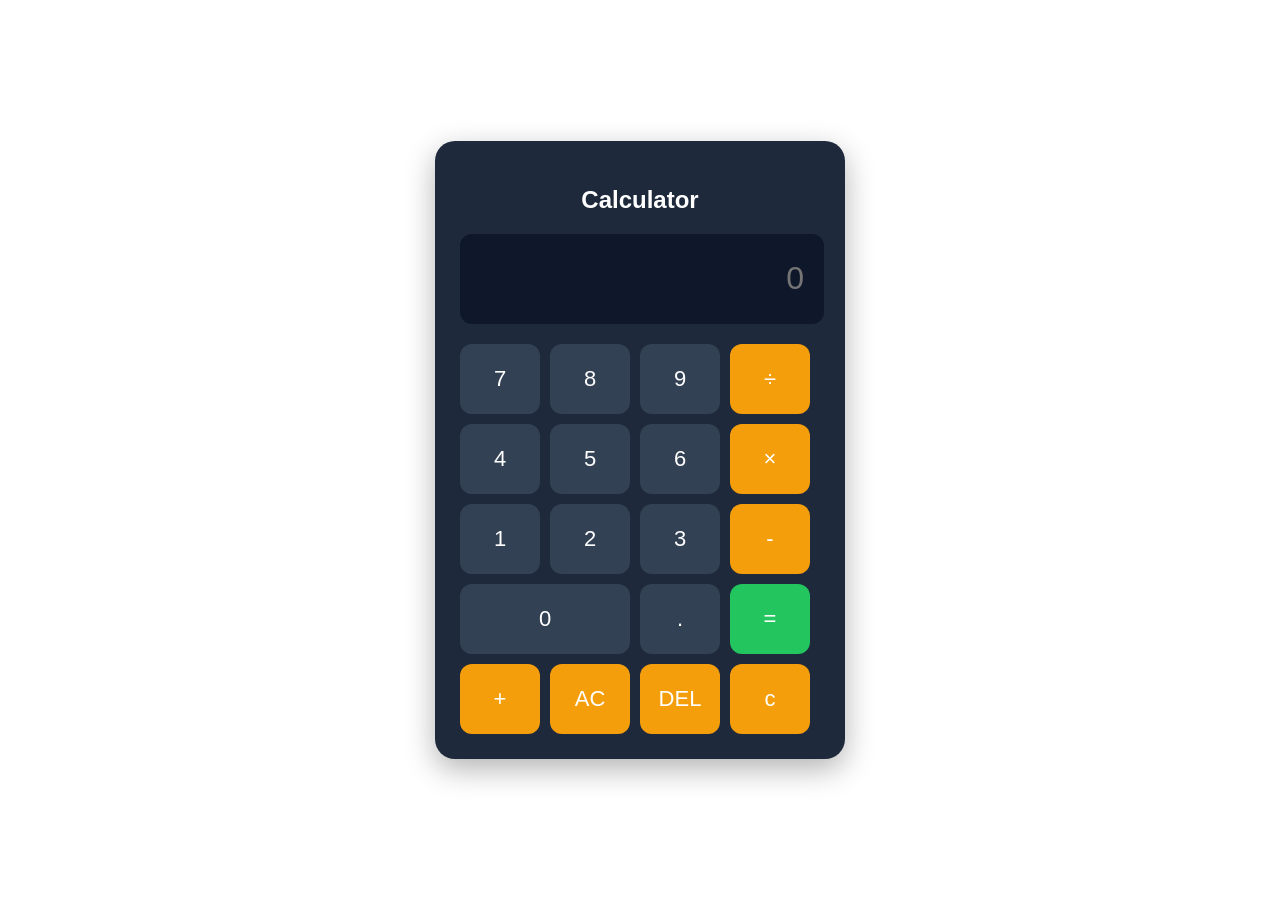
<file: OIBSIP-LEVEL-2/OIBSIP-Calculator/index.html>
<!DOCTYPE html>
<html lang="en">

<head>
    <meta charset="UTF-8">
    <meta name="viewport" content="width=device-width, initial-scale=1.0">
    <title>Document</title>
    <link rel="stylesheet" href="./css/style.css">
</head>

<body>
    <div class="calculator">

        <div class="calculator-header">
            <h2>Calculator</h2>
        </div>

        <div class="display">
            <input type="text" id="display" readonly placeholder="0">
        </div>

        <div class="buttons">

            <button class="btn" onclick="appendValue('7')">7</button>
            <button class="btn" onclick="appendValue('8')">8</button>
            <button class="btn" onclick="appendValue('9')">9</button>

            <button class="btn operator" onclick="appendValue('/')">÷</button>

            <button class="btn" onclick="appendValue('4')">4</button>
            <button class="btn" onclick="appendValue('5')">5</button>
            <button class="btn" onclick="appendValue('6')">6</button>

            <button class="btn operator" onclick="appendValue('*')">×</button>

            <button class="btn" onclick="appendValue('1')">1</button>
            <button class="btn" onclick="appendValue('2')">2</button>
            <button class="btn" onclick="appendValue('3')">3</button>

            <button class="btn operator" onclick="appendValue('-')">-</button>

            <button class="btn zero" onclick="appendValue('0')">0</button>

            <button class="btn" onclick="appendValue('.')">.</button>

            <button class="btn equal" onclick="calculate()">=</button>

            <button class="btn operator" onclick="appendValue('+')">+</button>

            <button class="btn operator" onclick="clearDisplay()">AC</button>

            <button class="btn operator" onclick="deleteLast()">DEL</button>

            <button class="btn operator" onclick="c()">c</button>


        </div>

    </div>

</body>

<script src="./js/script.js"></script>

</html>
</file>
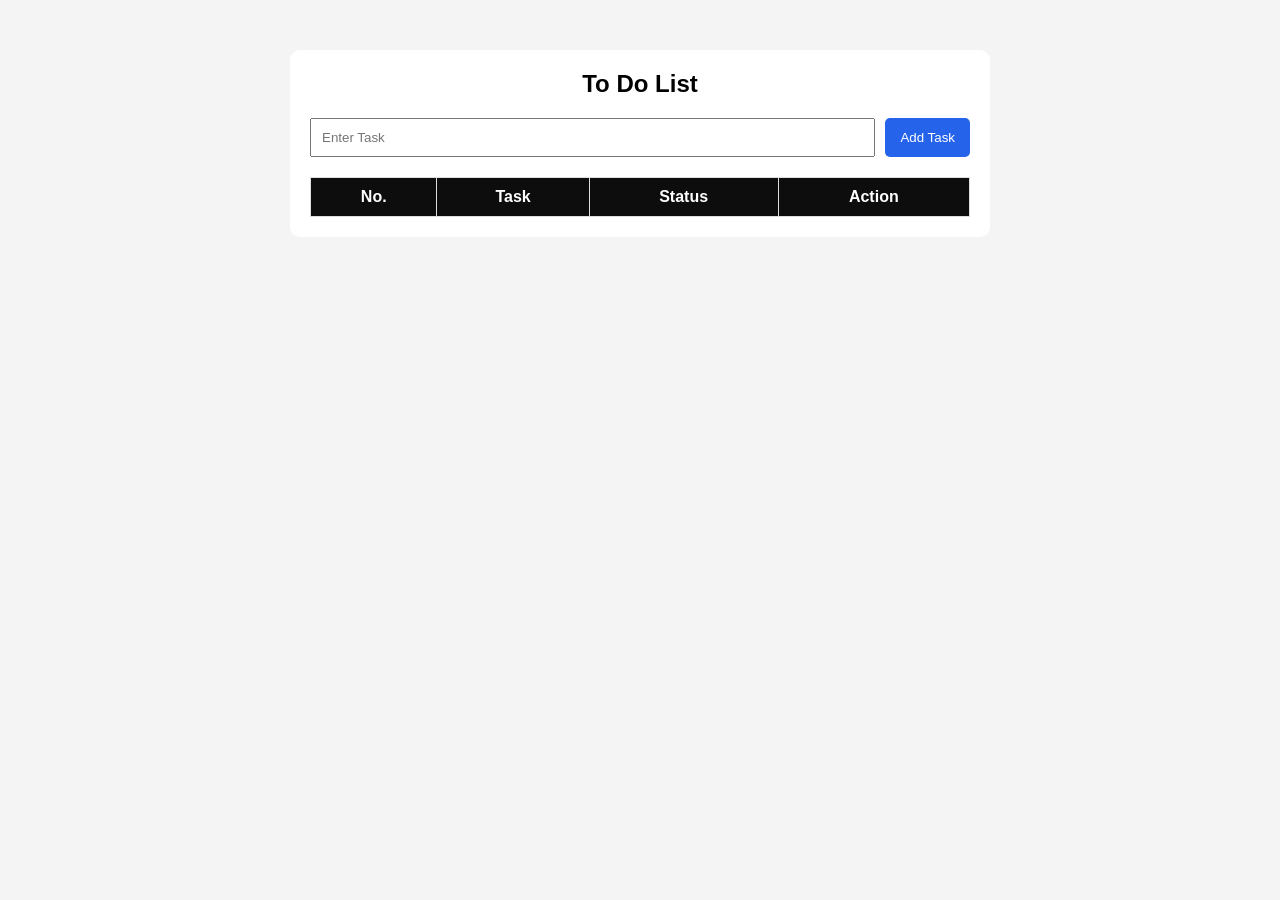
<file: OIBSIP-LEVEL-2/OIBSIP-To-Do-List/index.html>
<!DOCTYPE html>
<html lang="en">

<head>
    <meta charset="UTF-8">
    <meta name="viewport" content="width=device-width, initial-scale=1.0">
    <title>To Do List</title>
    <link rel="stylesheet" href="./assets/css/style.css">
</head>

<body>

    <div class="container">
        <h2>To Do List</h2>
        <form onsubmit="handleTask(); return false">
            <input type="text" id="taskInput" placeholder="Enter Task" />

            <button type="submit" class="add-btn">
                Add Task
            </button>
        </form>

        <table>
            <thead>
                <tr>
                    <th>No.</th>
                    <th>Task</th>
                    <th>Status</th>
                    <th>Action</th>
                </tr>
            </thead>
            <tbody id="taskList">
            </tbody>
        </table>
    </div>
    <script src="./assets/js/script.js"></script>
</body>
</html>
</file>
<file: OIBSIP-LEVEL-1/My-Portoflio/css/style.css>
/* ==========================================================================
   Diya Dhamanda — Portfolio
   Design tokens: soft cream base, deep forest green accent,
   Fraunces (display) + Inter (body) + JetBrains Mono (code/labels)
   ========================================================================== */

:root {
  /* Color */
  --cream:        #F6F2E8;
  --cream-alt:     #EEE8D8;
  --surface:       #FFFDF8;
  --surface-line:  #E2DCC8;
  --ink:           #22281F;
  --ink-soft:      #5B6355;
  --ink-faint:     #8B9280;
  --green-950:     #16281B;
  --green-900:     #1E3A25;
  --green-700:     #2C5A38;
  --green-600:     #35704A;
  --green-500:     #4B8A5E;
  --green-tint:    #E4EBDE;
  --green-tint-2:  #D9E5D2;

  /* Type */
  --font-display: 'Fraunces', serif;
  --font-body: 'Inter', sans-serif;
  --font-mono: 'JetBrains Mono', monospace;

  /* Layout */
  --max-w: 1180px;
  --radius-sm: 8px;
  --radius-md: 14px;
  --radius-lg: 22px;
  --shadow-soft: 0 10px 30px -12px rgba(22, 40, 27, 0.18);
  --shadow-card: 0 4px 18px -6px rgba(22, 40, 27, 0.10);
  --ease: cubic-bezier(.4, 0, .2, 1);
}

/* ---------------------------- Reset ---------------------------- */
*, *::before, *::after { box-sizing: border-box; }
html { scroll-behavior: smooth; }
body, h1, h2, h3, p, ul, figure { margin: 0; }
ul { padding: 0; list-style: none; }
img { max-width: 100%; display: block; }
a { color: inherit; text-decoration: none; }
button { font: inherit; cursor: pointer; }

@media (prefers-reduced-motion: reduce) {
  html { scroll-behavior: auto; }
  * { animation-duration: 0.001ms !important; animation-iteration-count: 1 !important; transition-duration: 0.001ms !important; }
}

body {
  font-family: var(--font-body);
  background: var(--cream);
  color: var(--ink);
  font-size: 16px;
  line-height: 1.6;
  -webkit-font-smoothing: antialiased;
}

::selection { background: var(--green-tint-2); color: var(--green-950); }

:focus-visible {
  outline: 2px solid var(--green-600);
  outline-offset: 3px;
  border-radius: 4px;
}

/* ---------------------------- Layout helpers ---------------------------- */
.section-inner {
  max-width: var(--max-w);
  margin: 0 auto;
  padding: 0 28px;
}

.section {
  padding: 108px 0;
  position: relative;
}

.section--tint { background: var(--cream-alt); }

.section--dark {
  background: var(--green-950);
  color: #EDEFE7;
}

.section-eyebrow {
  font-family: var(--font-mono);
  font-size: 13px;
  letter-spacing: .14em;
  text-transform: uppercase;
  color: var(--green-700);
  margin-bottom: 14px;
}

.section-eyebrow--light { color: var(--green-tint-2); }

.section-title {
  font-family: var(--font-display);
  font-weight: 600;
  font-size: clamp(28px, 3.6vw, 42px);
  letter-spacing: -0.01em;
  line-height: 1.15;
  color: var(--green-950);
  max-width: 640px;
  margin-bottom: 56px;
}

.section-title--light { color: #F7F5EC; }

/* ---------------------------- Reveal animation ---------------------------- */
[data-reveal] {
  opacity: 0;
  transform: translateY(22px);
  transition: opacity .7s var(--ease), transform .7s var(--ease);
}
[data-reveal].is-visible { opacity: 1; transform: translateY(0); }

/* ============================== NAVBAR ============================== */
.navbar {
  position: fixed;
  top: 0; left: 0; right: 0;
  z-index: 100;
  padding: 18px 0;
  transition: padding .35s var(--ease), background .35s var(--ease), box-shadow .35s var(--ease);
}

.navbar__inner {
  max-width: var(--max-w);
  margin: 0 auto;
  padding: 12px 22px;
  display: flex;
  align-items: center;
  justify-content: space-between;
  background: rgba(246, 242, 232, 0.55);
  backdrop-filter: blur(16px) saturate(160%);
  -webkit-backdrop-filter: blur(16px) saturate(160%);
  border: 1px solid rgba(255, 255, 255, 0.5);
  border-radius: 999px;
  box-shadow: 0 8px 30px -14px rgba(22, 40, 27, 0.25);
  transition: background .35s var(--ease);
}

.navbar.is-scrolled { padding: 10px 0; }
.navbar.is-scrolled .navbar__inner { background: rgba(246, 242, 232, 0.82); }

.navbar__brand {
  font-family: var(--font-display);
  font-weight: 700;
  font-size: 20px;
  color: var(--green-950);
  letter-spacing: -0.01em;
}
.navbar__brand span { color: var(--green-600); }

.navbar__nav {
  display: flex;
  align-items: center;
  gap: 30px;
}

.nav-link {
  font-size: 14.5px;
  font-weight: 500;
  color: var(--ink-soft);
  position: relative;
  padding: 4px 0;
  transition: color .25s var(--ease);
}
.nav-link::after {
  content: '';
  position: absolute;
  left: 0; bottom: -3px;
  width: 0; height: 2px;
  background: var(--green-600);
  transition: width .25s var(--ease);
  border-radius: 2px;
}
.nav-link:hover, .nav-link.is-active { color: var(--green-900); }
.nav-link:hover::after, .nav-link.is-active::after { width: 100%; }

.navbar__toggle {
  display: none;
  flex-direction: column;
  gap: 5px;
  background: none;
  border: none;
  padding: 6px;
}
.navbar__toggle span {
  width: 22px; height: 2px;
  background: var(--green-950);
  border-radius: 2px;
  transition: transform .3s var(--ease), opacity .3s var(--ease);
}
.navbar__toggle.is-open span:nth-child(1) { transform: translateY(7px) rotate(45deg); }
.navbar__toggle.is-open span:nth-child(2) { opacity: 0; }
.navbar__toggle.is-open span:nth-child(3) { transform: translateY(-7px) rotate(-45deg); }

/* ============================== BUTTONS ============================== */
.btn {
  display: inline-flex;
  align-items: center;
  justify-content: center;
  gap: 8px;
  padding: 13px 26px;
  border-radius: 999px;
  font-size: 14.5px;
  font-weight: 600;
  border: 1.5px solid transparent;
  transition: transform .25s var(--ease), box-shadow .25s var(--ease), background .25s var(--ease), color .25s var(--ease), border-color .25s var(--ease);
  white-space: nowrap;
}
.btn--sm { padding: 9px 18px; font-size: 13.5px; }
.btn--full { width: 100%; }

.btn--primary {
  background: var(--green-700);
  color: #FBFAF4;
  box-shadow: 0 8px 20px -8px rgba(28, 64, 38, 0.55);
}
.btn--primary:hover {
  background: var(--green-900);
  transform: translateY(-2px);
  box-shadow: 0 12px 24px -8px rgba(28, 64, 38, 0.6);
}

.btn--outline {
  background: transparent;
  border-color: var(--green-700);
  color: var(--green-900);
}
.btn--outline:hover {
  background: var(--green-700);
  color: #FBFAF4;
  transform: translateY(-2px);
}

.icon-link {
  display: inline-flex;
  align-items: center;
  gap: 8px;
  font-size: 14px;
  font-weight: 500;
  color: var(--ink-soft);
  padding: 8px 4px;
  transition: color .25s var(--ease), transform .25s var(--ease);
}
.icon-link:hover { color: var(--green-900); transform: translateY(-2px); }

/* ============================== HERO ============================== */
.hero {
  position: relative;
  padding: 170px 0 120px;
  overflow: hidden;
}

.hero__bg {
  position: absolute;
  inset: 0;
  background:
    radial-gradient(680px 420px at 82% 8%, var(--green-tint) 0%, transparent 65%),
    radial-gradient(500px 500px at -5% 90%, var(--cream-alt) 0%, transparent 60%);
  z-index: -1;
}

.hero__inner {
  display: grid;
  grid-template-columns: 1.1fr 0.9fr;
  gap: 64px;
  align-items: center;
}

.eyebrow {
  font-family: var(--font-mono);
  font-size: 13px;
  color: var(--green-700);
  letter-spacing: .08em;
  margin-bottom: 22px;
}

.hero__title {
  font-family: var(--font-display);
  font-weight: 700;
  font-size: clamp(42px, 6.2vw, 74px);
  line-height: 1.02;
  letter-spacing: -0.02em;
  color: var(--green-950);
  margin-bottom: 24px;
}

.hero__lede {
  font-size: 17.5px;
  color: var(--ink-soft);
  max-width: 480px;
  margin-bottom: 36px;
}

.hero__actions {
  display: flex;
  flex-wrap: wrap;
  gap: 14px;
  margin-bottom: 30px;
}

.hero__social {
  display: flex;
  gap: 24px;
}

/* --- Code card signature element --- */
.code-card {
  background: var(--green-950);
  border-radius: var(--radius-lg);
  overflow: hidden;
  box-shadow: var(--shadow-soft), 0 0 0 1px rgba(255,255,255,0.04) inset;
  transform: rotate(1.2deg);
  transition: transform .4s var(--ease);
}
.code-card:hover { transform: rotate(0deg) translateY(-4px); }

.code-card__bar {
  display: flex;
  align-items: center;
  gap: 8px;
  padding: 14px 18px;
  background: rgba(255,255,255,0.04);
  border-bottom: 1px solid rgba(255,255,255,0.06);
}
.dot { width: 10px; height: 10px; border-radius: 50%; }
.dot--r { background: #E4695B; }
.dot--y { background: #E4B95B; }
.dot--g { background: #5BC488; }
.code-card__filename {
  margin-left: 10px;
  font-family: var(--font-mono);
  font-size: 12.5px;
  color: #9AA593;
}

.code-card__body {
  margin: 0;
  padding: 26px 24px 30px;
  font-family: var(--font-mono);
  font-size: 13.5px;
  line-height: 1.85;
  color: #C7D0BE;
  overflow-x: auto;
}
.tok-kw   { color: #E4A75B; }
.tok-var  { color: #7FB8E0; }
.tok-key  { color: #9AD1A8; }
.tok-str  { color: #E4B95B; }
.tok-bool { color: #E4695B; }
.tok-fn   { color: #7FB8E0; }

/* ============================== ABOUT ============================== */
.about__grid {
  display: grid;
  grid-template-columns: 0.85fr 1.15fr;
  gap: 64px;
  align-items: start;
}

.about__lead {
  font-family: var(--font-display);
  font-size: clamp(20px, 2.2vw, 26px);
  line-height: 1.5;
  color: var(--green-950);
  font-weight: 500;
}

.about__points {
  display: grid;
  grid-template-columns: 1fr 1fr;
  gap: 20px;
}

.point-card {
  background: var(--surface);
  border: 1px solid var(--surface-line);
  border-radius: var(--radius-md);
  padding: 26px 24px;
  transition: transform .3s var(--ease), box-shadow .3s var(--ease), border-color .3s var(--ease);
}
.point-card:hover {
  transform: translateY(-5px);
  box-shadow: var(--shadow-card);
  border-color: var(--green-500);
}
.point-card__mark {
  display: inline-flex;
  align-items: center;
  justify-content: center;
  width: 38px; height: 38px;
  border-radius: 10px;
  background: var(--green-tint);
  color: var(--green-800, var(--green-700));
  font-family: var(--font-mono);
  font-weight: 600;
  font-size: 14px;
  margin-bottom: 16px;
}
.point-card h3 {
  font-family: var(--font-display);
  font-size: 17px;
  font-weight: 600;
  color: var(--green-950);
  margin-bottom: 8px;
}
.point-card p { font-size: 14px; color: var(--ink-soft); }

/* ============================== SKILLS ============================== */
.skills__grid {
  display: grid;
  grid-template-columns: repeat(3, 1fr);
  gap: 22px;
}

.skill-card {
  background: var(--surface);
  border: 1px solid var(--surface-line);
  border-radius: var(--radius-md);
  padding: 30px 28px;
  transition: transform .3s var(--ease), box-shadow .3s var(--ease), border-color .3s var(--ease);
}
.skill-card:hover {
  transform: translateY(-6px);
  box-shadow: var(--shadow-card);
  border-color: var(--green-500);
}
.skill-card__title {
  font-family: var(--font-mono);
  font-size: 13px;
  letter-spacing: .08em;
  text-transform: uppercase;
  color: var(--green-700);
  margin-bottom: 18px;
  padding-bottom: 14px;
  border-bottom: 1px dashed var(--surface-line);
}
.skill-card__list { display: flex; flex-direction: column; gap: 11px; }
.skill-card__list li {
  font-size: 14.5px;
  color: var(--ink);
  position: relative;
  padding-left: 18px;
}
.skill-card__list li::before {
  content: '';
  position: absolute;
  left: 0; top: 8px;
  width: 6px; height: 6px;
  border-radius: 50%;
  background: var(--green-500);
}

/* ============================== EDUCATION (timeline) ============================== */
.timeline {
  position: relative;
  max-width: 760px;
  padding-left: 8px;
}
.timeline::before {
  content: '';
  position: absolute;
  top: 8px; bottom: 8px; left: 27px;
  width: 2px;
  background: linear-gradient(var(--surface-line), var(--surface-line)) ;
  background-image: repeating-linear-gradient(to bottom, var(--surface-line) 0 6px, transparent 6px 12px);
}
.timeline__item {
  position: relative;
  padding-left: 68px;
  margin-bottom: 44px;
}
.timeline__item:last-child { margin-bottom: 0; }
.timeline__dot {
  position: absolute;
  left: 18px; top: 4px;
  width: 20px; height: 20px;
  border-radius: 50%;
  background: var(--cream);
  border: 3px solid var(--green-600);
  box-shadow: 0 0 0 5px var(--green-tint);
}
.timeline__content {
  background: var(--surface);
  border: 1px solid var(--surface-line);
  border-radius: var(--radius-md);
  padding: 24px 26px;
  transition: box-shadow .3s var(--ease), transform .3s var(--ease);
}
.timeline__content:hover { box-shadow: var(--shadow-card); transform: translateY(-3px); }
.timeline__content h3 {
  font-family: var(--font-display);
  font-size: 19px;
  font-weight: 600;
  color: var(--green-950);
  margin-bottom: 8px;
}
.timeline__content p { font-size: 14.5px; color: var(--ink-soft); }

/* ============================== CERTIFICATES ============================== */
.cert__grid {
  display: grid;
  grid-template-columns: repeat(3, 1fr);
  gap: 22px;
}
.cert-card {
  background: var(--surface);
  border: 1px solid var(--surface-line);
  border-radius: var(--radius-md);
  padding: 30px 26px;
  transition: transform .3s var(--ease), box-shadow .3s var(--ease);
}
.cert-card:hover { transform: translateY(-6px); box-shadow: var(--shadow-card); }
.cert-card__icon {
  width: 48px; height: 48px;
  display: flex; align-items: center; justify-content: center;
  background: var(--green-tint);
  border-radius: 12px;
  font-size: 22px;
  margin-bottom: 18px;
}
.cert-card h3 {
  font-family: var(--font-display);
  font-size: 16.5px;
  font-weight: 600;
  color: var(--green-950);
  margin-bottom: 8px;
  line-height: 1.3;
}
.cert-card p { font-size: 14px; color: var(--ink-soft); }

/* ============================== PROJECTS ============================== */
.projects__grid {
  display: grid;
  grid-template-columns: repeat(2, 1fr);
  gap: 26px;
}

.project-card {
  background: var(--surface);
  border: 1px solid var(--surface-line);
  border-radius: var(--radius-lg);
  padding: 30px 28px;
  display: flex;
  flex-direction: column;
  gap: 22px;
  position: relative;
  transition: transform .35s var(--ease), box-shadow .35s var(--ease), border-color .35s var(--ease);
}
.project-card::before {
  content: '';
  position: absolute;
  top: 0; left: 0; right: 0;
  height: 3px;
  border-radius: var(--radius-lg) var(--radius-lg) 0 0;
  background: linear-gradient(90deg, var(--green-500), var(--green-700));
  transform: scaleX(0);
  transform-origin: left;
  transition: transform .35s var(--ease);
}
.project-card:hover {
  transform: translateY(-7px);
  box-shadow: var(--shadow-soft);
  border-color: var(--green-500);
}
.project-card:hover::before { transform: scaleX(1); }

.project-card__top h3 {
  font-family: var(--font-display);
  font-size: 21px;
  font-weight: 600;
  color: var(--green-950);
  margin-bottom: 10px;
}
.project-card__top p { font-size: 14.5px; color: var(--ink-soft); }

.tag-row { display: flex; flex-wrap: wrap; gap: 8px; }
.tag {
  font-family: var(--font-mono);
  font-size: 11.5px;
  padding: 5px 12px;
  border-radius: 999px;
  background: var(--green-tint);
  color: var(--green-800, var(--green-700));
  border: 1px solid var(--green-tint-2);
}

.project-card__actions { display: flex; gap: 12px; margin-top: auto; }

/* ============================== WHY HIRE ME ============================== */
.why__grid {
  display: grid;
  grid-template-columns: repeat(3, 1fr);
  gap: 24px;
}
.why-card {
  background: rgba(255,255,255,0.04);
  border: 1px solid rgba(255,255,255,0.08);
  border-radius: var(--radius-md);
  padding: 30px 26px;
  transition: transform .3s var(--ease), background .3s var(--ease), border-color .3s var(--ease);
}
.why-card:hover {
  transform: translateY(-6px);
  background: rgba(255,255,255,0.07);
  border-color: var(--green-500);
}
.why-card__icon {
  display: inline-flex;
  font-size: 22px;
  margin-bottom: 16px;
}
.why-card h3 {
  font-family: var(--font-display);
  font-size: 17px;
  font-weight: 600;
  color: #F7F5EC;
  margin-bottom: 8px;
}
.why-card p { font-size: 14px; color: #AEB6A5; }

/* ============================== CONTACT ============================== */
.contact__grid {
  display: grid;
  grid-template-columns: 0.85fr 1.15fr;
  gap: 56px;
}

.contact__blurb {
  font-size: 16.5px;
  color: var(--ink-soft);
  margin-bottom: 34px;
  max-width: 420px;
}

.contact__list { display: flex; flex-direction: column; gap: 20px; }
.contact__list li {
  display: flex;
  flex-direction: column;
  gap: 3px;
  padding-bottom: 18px;
  border-bottom: 1px solid var(--surface-line);
  font-size: 15.5px;
}
.contact__list li:last-child { border-bottom: none; }
.contact__list a { font-weight: 600; color: var(--green-900); transition: color .2s var(--ease); }
.contact__list a:hover { color: var(--green-600); }
.contact__label {
  font-family: var(--font-mono);
  font-size: 11.5px;
  letter-spacing: .08em;
  text-transform: uppercase;
  color: var(--ink-faint);
}

.contact-form {
  background: var(--surface);
  border: 1px solid var(--surface-line);
  border-radius: var(--radius-lg);
  padding: 34px;
  display: flex;
  flex-direction: column;
  gap: 20px;
  box-shadow: var(--shadow-card);
}
.contact-form__row { display: flex; flex-direction: column; gap: 8px; }
.contact-form__row label {
  font-size: 13px;
  font-weight: 600;
  color: var(--green-900);
}
.contact-form__row input,
.contact-form__row textarea {
  font-family: var(--font-body);
  font-size: 14.5px;
  padding: 13px 16px;
  border-radius: var(--radius-sm);
  border: 1.5px solid var(--surface-line);
  background: var(--cream);
  color: var(--ink);
  transition: border-color .25s var(--ease), box-shadow .25s var(--ease);
  resize: vertical;
}
.contact-form__row input:focus,
.contact-form__row textarea:focus {
  outline: none;
  border-color: var(--green-600);
  box-shadow: 0 0 0 4px var(--green-tint);
}

/* ============================== FOOTER ============================== */
.footer {
  background: var(--green-950);
  color: #C7D0BE;
  padding: 72px 0 0;
}
.footer__inner {
  display: grid;
  grid-template-columns: 1.4fr 1fr 1fr 1fr;
  gap: 40px;
  padding-bottom: 56px;
  border-bottom: 1px solid rgba(255,255,255,0.08);
}
.footer__logo {
  font-family: var(--font-display);
  font-weight: 700;
  font-size: 22px;
  color: #F7F5EC;
  margin-bottom: 14px;
}
.footer__logo span { color: var(--green-500); }
.footer__brand p { font-size: 14px; max-width: 240px; color: #9AA593; }

.footer__col h4 {
  font-family: var(--font-mono);
  font-size: 12px;
  letter-spacing: .08em;
  text-transform: uppercase;
  color: #F7F5EC;
  margin-bottom: 18px;
}
.footer__col { display: flex; flex-direction: column; gap: 12px; }
.footer__col a, .footer__col p { font-size: 14.5px; color: #AEB6A5; transition: color .2s var(--ease); }
.footer__col a:hover { color: var(--green-500); }

.footer__bottom {
  max-width: var(--max-w);
  margin: 0 auto;
  padding: 24px 28px 30px;
  display: flex;
  justify-content: space-between;
  flex-wrap: wrap;
  gap: 8px;
  font-size: 13px;
  color: #7C8574;
}

/* ============================== BACK TO TOP ============================== */
.back-to-top {
  position: fixed;
  right: 26px; bottom: 26px;
  width: 46px; height: 46px;
  display: flex; align-items: center; justify-content: center;
  background: var(--green-700);
  color: #FBFAF4;
  border-radius: 50%;
  font-size: 18px;
  box-shadow: var(--shadow-soft);
  opacity: 0; pointer-events: none;
  transform: translateY(10px);
  transition: opacity .3s var(--ease), transform .3s var(--ease), background .3s var(--ease);
  z-index: 90;
}
.back-to-top.is-visible { opacity: 1; pointer-events: auto; transform: translateY(0); }
.back-to-top:hover { background: var(--green-900); }

/* ============================== RESPONSIVE ============================== */
@media (max-width: 980px) {
  .hero__inner { grid-template-columns: 1fr; gap: 56px; }
  .hero { padding-top: 150px; }
  .about__grid { grid-template-columns: 1fr; gap: 40px; }
  .contact__grid { grid-template-columns: 1fr; }
  .skills__grid { grid-template-columns: repeat(2, 1fr); }
  .cert__grid { grid-template-columns: repeat(2, 1fr); }
  .why__grid { grid-template-columns: repeat(2, 1fr); }
  .footer__inner { grid-template-columns: 1fr 1fr; }
}

@media (max-width: 760px) {
  .navbar__toggle { display: flex; }
  .navbar__nav {
    position: absolute;
    top: calc(100% + 12px);
    left: 0; right: 0;
    background: rgba(246, 242, 232, 0.97);
    backdrop-filter: blur(16px);
    border: 1px solid rgba(255,255,255,0.6);
    border-radius: 20px;
    flex-direction: column;
    align-items: flex-start;
    gap: 4px;
    padding: 18px;
    box-shadow: var(--shadow-soft);
    opacity: 0;
    transform: translateY(-8px);
    pointer-events: none;
    transition: opacity .3s var(--ease), transform .3s var(--ease);
  }
  .navbar__nav.is-open { opacity: 1; transform: translateY(0); pointer-events: auto; }
  .nav-link { padding: 10px 6px; width: 100%; }
  .navbar__nav .btn { margin-top: 10px; width: 100%; }

  .section { padding: 76px 0; }
  .about__points { grid-template-columns: 1fr; }
  .skills__grid { grid-template-columns: 1fr; }
  .cert__grid { grid-template-columns: 1fr; }
  .projects__grid { grid-template-columns: 1fr; }
  .why__grid { grid-template-columns: 1fr; }
  .footer__inner { grid-template-columns: 1fr; gap: 30px; }
  .footer__bottom { flex-direction: column; }
}

@media (max-width: 480px) {
  .section-inner { padding: 0 20px; }
  .hero { padding-top: 140px; padding-bottom: 80px; }
  .hero__title { font-size: 40px; }
  .code-card { transform: none; }
  .btn { padding: 12px 20px; }
}
</file>
<file: OIBSIP-LEVEL-1/OIBSIP-Diya-BookStore-Landing-Page/css/style.css>
* {
    margin: 0;
    padding: 0;
    box-sizing: border-box;
}

.container {
    max-width: 1320px;
    padding: 0 15px;
    margin: 0 auto;
}

body,
html {
    background-color: #F8F5F0;
    color: #222;
}

a {
    text-decoration: none;
    display: inline-block;
    color: inherit;
}

img {
    width: 100%;
    display: block;
}

ul {
    list-style: none;
}

.col-1 {
    width: 8.33%;
    padding: 0 10px;
}

.col-2 {
    width: 16.66%;
    padding: 0 10px;
}

.col-3 {
    width: 25%;
    padding: 0 10px;
}

.col-4 {
    width: 33.33%;
    padding: 0 10px;
}

.col-5 {
    width: 41.65%;
    padding: 0 10px;
}

.col-6 {
    width: 50%;
    padding: 0 10px;
}

.col-7 {
    width: 58.31%;
    padding: 0 10px;
}

.col-8 {
    width: 66.64%;
    padding: 0 10px;
}

.col-9 {
    width: 75%;
    padding: 0 10px;
}

.col-10 {
    width: 83.3%;
    padding: 0 10px;
}

.col-11 {
    width: 91.63%;
    padding: 0 10px;
}

.col-12 {
    width: 100%;
    padding: 0 10px;
}

.row {
    display: flex;
    flex-wrap: wrap;
}

.d-flex {
    display: flex;
}

.flex-column {
    flex-direction: column;
}

.justify-content-start {
    justify-content: flex-start;
}

.justify-content-center {
    justify-content: center;
}

.justify-content-end {
    justify-content: flex-end;
}

.justify-content-between {
    justify-content: space-between;
}

.align-item-start {
    align-items: flex-start;
}

.align-item-center {
    align-items: center;
}

.align-item-end {
    align-items: flex-end;
}

.position-relative {
    position: relative;
}

.position-absolute {
    position: absolute;
}

.position-fixed {
    position: fixed;
}

/*HEADER SECTION START*/
header {
    padding: 5px;
}

.logo img {
    width: 200px;
    transition: 0.3s ease;
}

.logo img:hover {
    transform: scale(1.1);
}

nav ul {
    gap: 30px;
}

nav ul li a {
    position: relative;
    transition: 0.3s;
}

nav ul li a::after {
    content: "";
    position: absolute;
    left: 0;
    bottom: -5px;
    width: 0;
    height: 2px;
    background-color: #f4b400;
    transition: 0.3s;
}

nav ul li a:hover {
    color: #f4b400;
}

nav ul li a:hover::after {
    width: 100%;
}

/*HEADER SECTION END*/

/* HERO SECTION START */
.hero {
    padding: 60px 0;
}

.hero-content h1 {
    font-size: 70px;
    line-height: 1.1;
    margin-bottom: 20px;
}

.hero-content p {
    font-size: 18px;
    line-height: 1.8;
    margin-bottom: 30px;
    color: #525a67;
}

.btn {
    background-color: #f4b400;
    color: #000;
    padding: 14px 30px;
    border-radius: 8px;
    font-weight: 600;
    transition: 0.3s;
}

.btn:hover {
    background-color: #ffca28;
    transform: translateY(-3px);
}

.hero-image img {
    max-width: 500px;
    margin-left: auto;
}
/* HERO SECTION END */

/* ABOUT SECTION START */
.about {
    padding: 120px 0;
}

.about-image {
    overflow: hidden;
    border-radius: 20px;
}

.about-image img {
    border-radius: 20px;
    transition: 0.5s;
}

.about-image:hover img {
    transform: scale(1.05);
}

.about-content {
    padding-left: 50px;
}

.about-content span {
    color: #f4b400;
    font-size: 14px;
    font-weight: 700;
    letter-spacing: 3px;
}

.about-content h2 {
    font-size: 50px;
    margin: 20px 0;
    line-height: 1.2;
}

.about-content p {
    font-size: 17px;
    line-height: 1.8;
    color: #666;
    margin-bottom: 20px;
}

.about-info {
    gap: 25px;
    margin: 30px 0;
}

.info-box {
    text-align: center;
}

.info-box h3 {
    color: #f4b400;
    font-size: 32px;
    margin-bottom: 5px;
}

.info-box p {
    margin: 0;
    font-size: 14px;
}

.about-btn {
    padding: 14px 30px;
    background: #f4b400;
    color: #000;
    border-radius: 8px;
    font-weight: 600;
    transition: 0.3s;
}

.about-btn:hover {
    transform: translateY(-3px);
}

/* ABOUT SECTION END */

/* CATERGRIOES SECTION START */
.categories {
    padding: 120px 0;
}

.section-title {
    text-align: center;
    margin-bottom: 60px;
}

.section-title span {
    color: #f4b400;
    font-weight: 700;
    letter-spacing: 2px;
}

.section-title h2 {
    font-size: 50px;
    margin: 15px 0;
}

.section-title p {
    color: #666;
}
.categories{
    padding: 120px 0;
}

.categories .row{
    margin: 0 -10px;
}

.category-card{
    background: #fff;
    border-radius: 20px;
    overflow: hidden;
    text-align: center;
    padding-bottom: 25px;
    box-shadow: 0 5px 20px rgba(0,0,0,0.08);
    transition: 0.3s;
}

.category-card:hover{
    transform: translateY(-10px);
}

.category-card img{
    width: 100%;
    height: 220px;
    object-fit: cover;
}

.category-card h3{
    margin: 20px 0 10px;
    font-size: 28px;
}

.category-card p{
    color: #666;
    line-height: 1.7;
    padding: 0 20px;
}
/* CATERGRIOES SECTION END */

/* WHY CHOOSE US SECTION START */
.why-us {
    padding: 120px 0;
}

.feature-card {
    background: #fff;
    text-align: center;
    padding: 40px 25px;
    border-radius: 20px;
    transition: 0.3s;
    box-shadow: 0 5px 20px rgba(0, 0, 0, 0.08);
}

.feature-card:hover {
    transform: translateY(-10px);
}

.feature-icon {
    font-size: 50px;
    margin-bottom: 20px;
}

.feature-card h3 {
    margin-bottom: 15px;
    font-size: 24px;
}

.feature-card p {
    color: #666;
    line-height: 1.8;
}

/* WHY CHOOSE US SECTION END */

/* CONTACT US SECTION START */
.contact {
    padding: 120px 0;
}

.contact-wrapper {
    margin-top: 60px;
}

.contact-info {
    padding: 40px;
    border-radius: 20px;
    height: 100%;
}

.contact-info h3 {
    font-size: 32px;
    margin-bottom: 30px;
}

.contact-box {
    display: flex;
    gap: 15px;
    margin-bottom: 30px;
}

.contact-box span {
    font-size: 30px;
}

.contact-box h4 {
    margin-bottom: 5px;
}

.contact-form {
    background: white;
    padding: 40px;
    border-radius: 20px;
    box-shadow: 0 10px 30px rgba(0, 0, 0, .08);
}

.contact-form form {
    display: flex;
    flex-direction: column;
    gap: 20px;
}

.contact-form input,
.contact-form textarea {
    width: 100%;
    padding: 15px;
    border: 1px solid #ddd;
    border-radius: 10px;
    outline: none;
    font-size: 16px;
}

.contact-form input:focus,
.contact-form textarea:focus {
    border-color: #f4b400;
}

.contact-form button {
    background: #f4b400;
    border: none;
    padding: 15px;
    border-radius: 10px;
    font-size: 16px;
    font-weight: 600;
    cursor: pointer;
    transition: .3s;
}

.contact-form button:hover {
    transform: translateY(-3px);
}
/* CONTACT US SECTION END */

/* FOOTER SECTION START */
.footer {
    background: #0f172a;
    padding-top: 80px;
    color: #fff;
}

.footer-item h2,
.footer-item h3 {
    margin-bottom: 20px;
}

.footer-item p {
    line-height: 1.8;
    color: #cbd5e1;
}

.footer-item ul li {
    margin-bottom: 12px;
}

.footer-item ul li a {
    color: #cbd5e1;
    transition: .3s;
}

.footer-item ul li a:hover {
    color: #f4b400;
    padding-left: 5px;
}

.footer-item form {
    margin-top: 20px;
}

.footer-item input {
    width: 100%;
    padding: 12px;
    border: none;
    border-radius: 8px;
    margin-bottom: 10px;
}

.footer-item button {
    width: 100%;
    padding: 12px;
    border: none;
    border-radius: 8px;
    background: #f4b400;
    font-weight: 600;
    cursor: pointer;
    transition: .3s;
}

.footer-item button:hover {
    background: #ffca28;
}

.footer-bottom {
    border-top: 1px solid rgba(255, 255, 255, .1);
    margin-top: 50px;
    padding: 25px 0;
    text-align: center;
}

.footer-bottom p {
    color: #94a3b8;
}
/* FOOTER SECTION END */
</file>
<file: OIBSIP-LEVEL-1/OIBSIP-Temperature-Converter/css/style.css>
body{
    font-family: 'Plus Jakarta Sans', sans-serif;
    background-color:#0b0f19;
    min-height:100vh;

    display:flex;
    justify-content:center;
    align-items:center;

    padding:20px;
}

.gradient-wrapper{
    background:
    linear-gradient(
    135deg,
    #00cf8a,
    #0071e3
    );

    padding:2px;

    border-radius:20px;

    box-shadow:
    0 15px 40px
    rgba(0,207,138,.15);

    max-width:400px;
    width:100%;
}

.converter-card{
    background:#111827;

    border-radius:18px;

    padding:
    2.5rem
    2rem;

    color:#ffffff;
}

.title{
    font-size:1.5rem;
    font-weight:700;

    text-align:center;

    margin-bottom:1.5rem;

    background:
    linear-gradient(
    90deg,
    #00cf8a,
    #0071e3
    );

    -webkit-background-clip:text;
    -webkit-text-fill-color:transparent;
}

.form-control,
.form-select{

    background:#1f2937;
    border:1px solid #374151;

    color:#ffffff;

    border-radius:10px;

    padding:
    .75rem
    1rem;
}

.form-control:focus,
.form-select:focus{

    background:#1f2937;

    border-color:#00cf8a;

    box-shadow:none;

    color:#ffffff;
}

.btn-gradient{

    width:100%;

    padding:.75rem;

    border:none;

    border-radius:10px;

    background:
    linear-gradient(
    90deg,
    #00cf8a,
    #0071e3
    );

    color:white;

    font-weight:600;

    cursor:pointer;

    transition:.3s;
}

.btn-gradient:hover{
    opacity:.95;
    transform:translateY(-3px);
}

.result-label{
    margin-top:20px;

    text-align:center;

    color:#9ca3af;

    font-size:14px;
}

.result-display{

    background:#1f2937;

    border-radius:10px;

    padding:1rem;

    text-align:center;

    margin-top:10px;

    font-size:1.2rem;
    font-weight:600;

    color:#00cf8a;

    animation:fade .4s ease;
}

@keyframes fade{

    from{
        opacity:0;
        transform:translateY(10px);
    }

    to{
        opacity:1;
        transform:translateY(0);
    }
}
</file>
<file: OIBSIP-LEVEL-2/OIBSIP-Calculator/css/style.css>
body{
    margin:0;
    min-height:100vh;
    display:flex;
    justify-content:center;
    align-items:center;
    font-family:Arial, sans-serif;
}

.calculator{
    width:360px;
    background:#1e293b;
    border-radius:20px;
    padding:25px;
    box-shadow:0 10px 30px rgba(0,0,0,.3);
}

.calculator-header{
    text-align:center;
    color:#fff;
    margin-bottom:20px;
}

.display input{
    width:90%;
    height:90px;
    border:none;
    outline:none;
    border-radius:12px;
    background:#0f172a;
    color:#fff;
    text-align:right;
    font-size:32px;
    padding:0 20px;
    margin-bottom:20px;
}

.buttons{
    display:flex;
    flex-wrap:wrap;
    gap:10px;
}

.btn{
    width:80px;
    height:70px;
    border:none;
    border-radius:12px;
    background:#334155;
    color:white;
    font-size:22px;
    cursor:pointer;
}

.operator{
    background:#f59e0b;
}

.equal{
    background:#22c55e;
}

.zero{
    width:170px;
}
</file>
<file: OIBSIP-LEVEL-2/OIBSIP-To-Do-List/assets/css/style.css>
* {
    margin: 0;
    padding: 0;
    box-sizing: border-box;
    font-family: Arial, sans-serif;
}

body {
    background: #f4f4f4;
}

.container {
    width: 700px;
    margin: 50px auto;
    background: #fff;
    padding: 20px;
    border-radius: 10px;
}

h2 {
    text-align: center;
    margin-bottom: 20px;
}

form {
    display: flex;
    gap: 10px;
    margin-bottom: 20px;
}

input {
    flex: 1;
    padding: 10px;
}



table {
    width: 100%;
    border-collapse: collapse;
}

table thead {
    background: #0d0d0d;
    color: white;
}

table th,
table td {
    border: 1px solid #ddd;
    padding: 10px;
    text-align: center;
}

.add-btn {
    background: #2563eb;
    color: white;
    border: none;
    border-radius: 5px;
    padding: 10px 15px;
}

.complete {
    background: #22c55e;
    color: white;
    border: none;
    border-radius: 5px;
    padding: 8px 12px;
    margin-right: 5px;
}

.edit {
    background: #f59e0b;
    color: white;
    border: none;
    border-radius: 5px;
    padding: 8px 12px;
    margin-right: 5px;
}

.delete {
    background: #ef4444;
    color: white;
    border: none;
    border-radius: 5px;
    padding: 8px 12px;
}

.complete:hover,
.edit:hover,
.delete:hover {
    opacity: 0.9;
}
</file>
